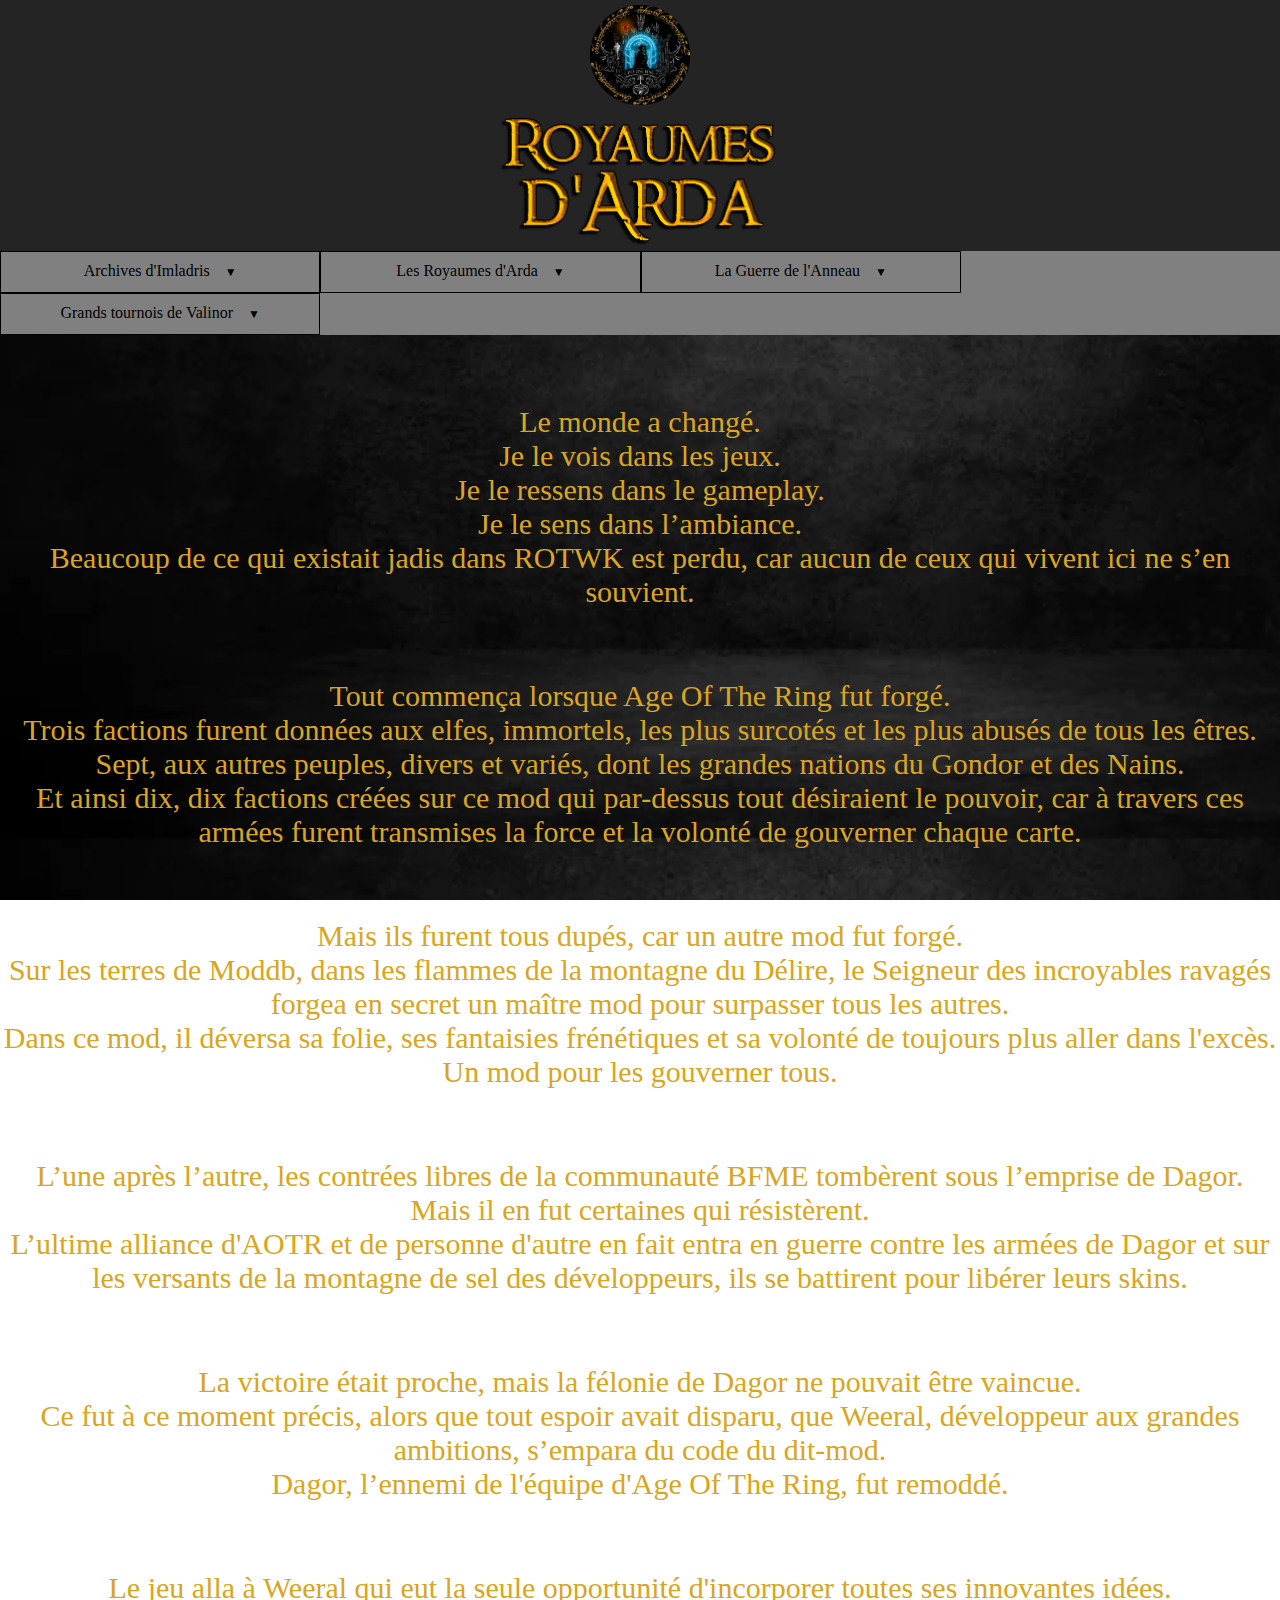
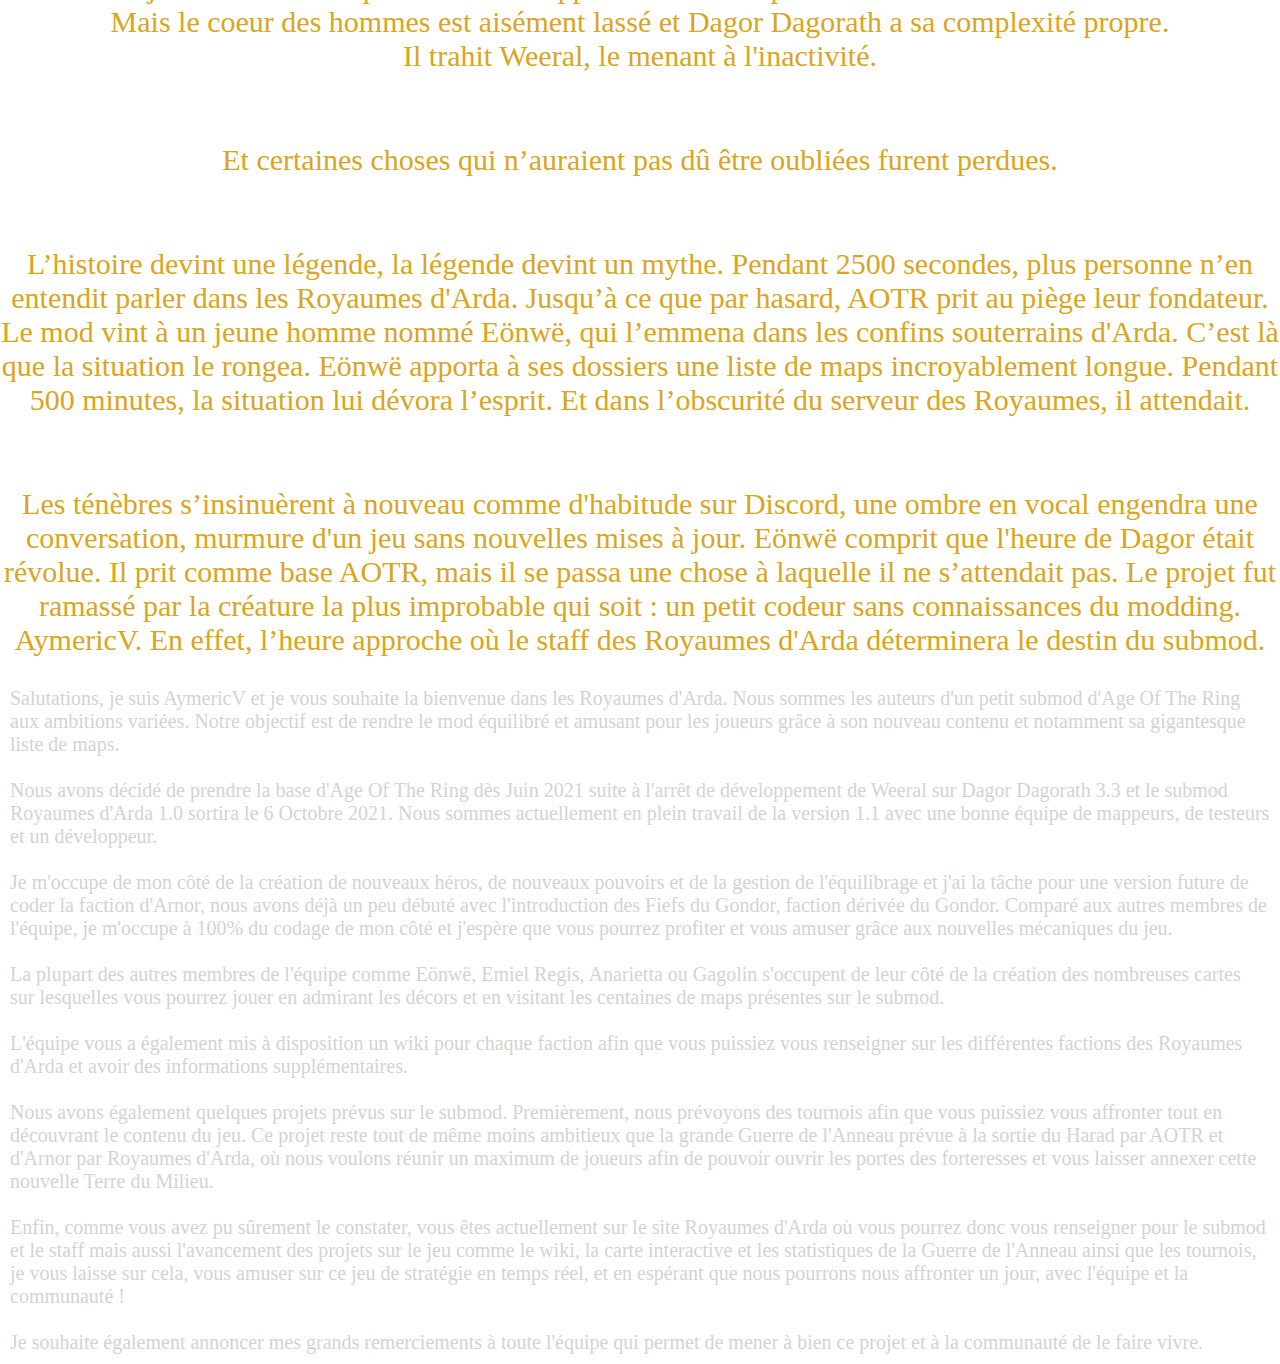
<file: index.html>
<!DOCTYPE html>
<html lang="fr">
<head>
	<meta charset="utf-8" />
	<meta name="author" content="AymericV">
	<title>Royaumes d'Arda</title>
	<link rel="stylesheet" href="royaumesdarda.css" />
    <link rel="icon" type="image/x-icon" href="images/logo.png">
</head>
	
<body>	
    <header>
        <a href="https://discord.gg/xtgNAZaEsz"><div id="logo"><img src="images/logo.png" width="100" height="100"></div></a>
	    <div id="logo"><img src="images/royaumesdarda.png" width="300"></div>
    </header>

    <nav>
        <ul>
            <li class="menu"><a href="index.html">Archives d'Imladris &ensp;</a>
                <ul class="deroulant">
                    <li><a href="index.html#texte">Introduction</a></li>
                    <li><a href="Installation.html">Installation du submod</a></li>
                    <li><a href="Equipe.html">Équipe des Royaumes d'Arda</a></li>
                </ul>
            </li>
            <li class="menu"><a href="https://trello.com/b/vhSahHJ8/citadelle-des-royaumes-darda">Les Royaumes d'Arda &ensp;</a>
                <ul class="deroulant">
                    <li><a href="https://trello.com/b/TNxX7TSi/gondor-royaumes-darda">Gondor</a></li>
                    <li><a href="https://trello.com/b/TLYFiTUl/rohan-royaumes-darda">Rohan</a></li>
                    <li><a href="https://trello.com/b/gieIFq5i/nains-royaumes-darda">Nains</a></li>
                    <li><a href="https://trello.com/b/arualdXt/lothl%C3%B3rien-royaumes-darda">Lothlórien</a></li>
                    <li><a href="https://trello.com/b/9YuKfCWG/eriador-royaumes-darda">Eriador</a></li>
                    <li><a href="https://trello.com/b/OkGAz7qW/eryn-lasgalen-royaumes-darda">Eryn Lasgalen</a></li>
                    <li><a href="https://trello.com/b/RQIp6sHv/mordor-royaumes-darda">Mordor</a></li>
                    <li><a href="https://trello.com/b/5vVBCkpq/isengard-royaumes-darda">Isengard</a></li>
                    <li><a href="https://trello.com/b/0CQrEu6n/monts-brumeux-royaumes-darda">Monts Brumeux</a></li>
                    <li><a href="https://trello.com/b/gucG73W6/dol-guldur-royaumes-darda">Dol Guldur</a></li>
                    <li><a href="https://trello.com/b/b6a2WvSP/fiefs-du-gondor-royaumes-darda">Fiefs du Gondor</a></li>
                </ul>
            </li>
            <li class="menu"><a href="https://discord.gg/dAX7Af5G5M">La Guerre de l'Anneau &ensp;</a>
                <ul class="deroulant">
                    <li><a href="Carte.html">Carte interactive</a></li>
                    <li><a href="Regles_GDA.html">Règles de la GDA</a></li>
                    <li><a href="Factions.html">Factions</a></li>
                    <li><a href="Joueurs.html">Joueurs</a></li>
                    <li><a href="Chronologie.html">Chronologie</a></li>
                </ul>
            </li>
            <li class="menu"><a href="#">Grands tournois de Valinor &ensp;</a>
                <ul class="deroulant">
                    <li><a href="Regles_Tournois.html">Règles des tournois</a></li>
                    <li><a href="Participants.html">Participants</a></li>
                    <li><a href="Resultats.html">Résultats</a></li>
                </ul>
            </li>
        </ul>
    </nav>
	<section>
        <p id="intro">Le monde a changé.<br>
        Je le vois dans les jeux.<br>
        Je le ressens dans le gameplay.<br>
        Je le sens dans l’ambiance.<br>
        Beaucoup de ce qui existait jadis dans ROTWK est perdu, car aucun de ceux qui vivent ici ne s’en souvient.</p>
        
        <p id="intro">Tout commença lorsque Age Of The Ring fut forgé.<br>
        Trois factions furent données aux elfes, immortels, les plus surcotés et les plus abusés de tous les êtres.<br>
        Sept, aux autres peuples, divers et variés, dont les grandes nations du Gondor et des Nains.<br>
        Et ainsi dix, dix factions créées sur ce mod qui par-dessus tout désiraient le pouvoir, car à travers ces armées furent transmises la force et la volonté de gouverner chaque carte.</p>
        
        <p id="intro">Mais ils furent tous dupés, car un autre mod fut forgé.<br>
        Sur les terres de Moddb, dans les flammes de la montagne du Délire, le Seigneur des incroyables ravagés forgea en secret un maître mod pour surpasser tous les autres.<br>
        Dans ce mod, il déversa sa folie, ses fantaisies frénétiques et sa volonté de toujours plus aller dans l'excès.<br>
        Un mod pour les gouverner tous.</p>
        
        <p id="intro">L’une après l’autre, les contrées libres de la communauté BFME tombèrent sous l’emprise de Dagor.<br>
        Mais il en fut certaines qui résistèrent.<br>
        L’ultime alliance d'AOTR et de personne d'autre en fait entra en guerre contre les armées de Dagor et sur les versants de la montagne de sel des développeurs, ils se battirent pour libérer leurs skins.</p>
        
        <p id="intro">La victoire était proche, mais la félonie de Dagor ne pouvait être vaincue.<br>
        Ce fut à ce moment précis, alors que tout espoir avait disparu, que Weeral, développeur aux grandes ambitions, s’empara du code du dit-mod.<br>
        Dagor, l’ennemi de l'équipe d'Age Of The Ring, fut remoddé.</p>
        
        <p id="intro">Le jeu alla à Weeral qui eut la seule opportunité d'incorporer toutes ses innovantes idées.<br>
        Mais le coeur des hommes est aisément lassé et Dagor Dagorath a sa complexité propre.<br>
        Il trahit Weeral, le menant à l'inactivité.</p>
        
        <p id="intro">Et certaines choses qui n’auraient pas dû être oubliées furent perdues.<br>
            
        <p id="intro">L’histoire devint une légende, la légende devint un mythe. Pendant 2500 secondes, plus personne n’en entendit parler dans les Royaumes d'Arda. Jusqu’à ce que par hasard, AOTR prit au piège leur fondateur. Le mod vint à un jeune homme nommé Eönwë, qui l’emmena dans les confins souterrains d'Arda. C’est là que la situation le rongea. Eönwë apporta à ses dossiers une liste de maps incroyablement longue. Pendant 500 minutes, la situation lui dévora l’esprit. Et dans l’obscurité du serveur des Royaumes, il attendait.</p>
        
        <p id="intro">Les ténèbres s’insinuèrent à nouveau comme d'habitude sur Discord, une ombre en vocal engendra une conversation, murmure d'un jeu sans nouvelles mises à jour. Eönwë comprit que l'heure de Dagor était révolue. Il prit comme base AOTR, mais il se passa une chose à laquelle il ne s’attendait pas. Le projet fut ramassé par la créature la plus improbable qui soit : un petit codeur sans connaissances du modding. AymericV. En effet, l’heure approche où le staff des Royaumes d'Arda déterminera le destin du submod.</p>
    </section>
    <section>
        <p id="texte">Salutations, je suis AymericV et je vous souhaite la bienvenue dans les Royaumes d'Arda. Nous sommes les auteurs d'un petit submod d'Age Of The Ring aux ambitions variées. Notre objectif est de rendre le mod équilibré et amusant pour les joueurs grâce à son nouveau contenu et notamment sa gigantesque liste de maps.<br><br>
        Nous avons décidé de prendre la base d'Age Of The Ring dès Juin 2021 suite à l'arrêt de développement de Weeral sur Dagor Dagorath 3.3 et le submod Royaumes d'Arda 1.0 sortira le 6 Octobre 2021. Nous sommes actuellement en plein travail de la version 1.1 avec une bonne équipe de mappeurs, de testeurs et un développeur.<br><br>    
        Je m'occupe de mon côté de la création de nouveaux héros, de nouveaux pouvoirs et de la gestion de l'équilibrage et j'ai la tâche pour une version future de coder la faction d'Arnor, nous avons déjà un peu débuté avec l'introduction des Fiefs du Gondor, faction dérivée du Gondor. Comparé aux autres membres de l'équipe, je m'occupe à 100% du codage de mon côté et j'espère que vous pourrez profiter et vous amuser grâce aux nouvelles mécaniques du jeu.<br><br>
        La plupart des autres membres de l'équipe comme Eönwë, Emiel Regis, Anarietta ou Gagolin s'occupent de leur côté de la création des nombreuses cartes sur lesquelles vous pourrez jouer en admirant les décors et en visitant les centaines de maps présentes sur le submod.<br><br>
        L'équipe vous a également mis à disposition un wiki pour chaque faction afin que vous puissiez vous renseigner sur les différentes factions des Royaumes d'Arda et avoir des informations supplémentaires.<br><br>
        Nous avons également quelques projets prévus sur le submod. Premièrement, nous prévoyons des tournois afin que vous puissiez vous affronter tout en découvrant le contenu du jeu. Ce projet reste tout de même moins ambitieux que la grande Guerre de l'Anneau prévue à la sortie du Harad par AOTR et d'Arnor par Royaumes d'Arda, où nous voulons réunir un maximum de joueurs afin de pouvoir ouvrir les portes des forteresses et vous laisser annexer cette nouvelle Terre du Milieu.<br><br>
        Enfin, comme vous avez pu sûrement le constater, vous êtes actuellement sur le site Royaumes d'Arda où vous pourrez donc vous renseigner pour le submod et le staff mais aussi l'avancement des projets sur le jeu comme le wiki, la carte interactive et les statistiques de la Guerre de l'Anneau ainsi que les tournois, je vous laisse sur cela, vous amuser sur ce jeu de stratégie en temps réel, et en espérant que nous pourrons nous affronter un jour, avec l'équipe et la communauté !<br><br>
        Je souhaite également annoncer mes grands remerciements à toute l'équipe qui permet de mener à bien ce projet et à la communauté de le faire vivre.</p>
    </section>

    <!--<footer>
        <p>Bas de page</p>
    </footer>-->
</body>
</html>
</file>
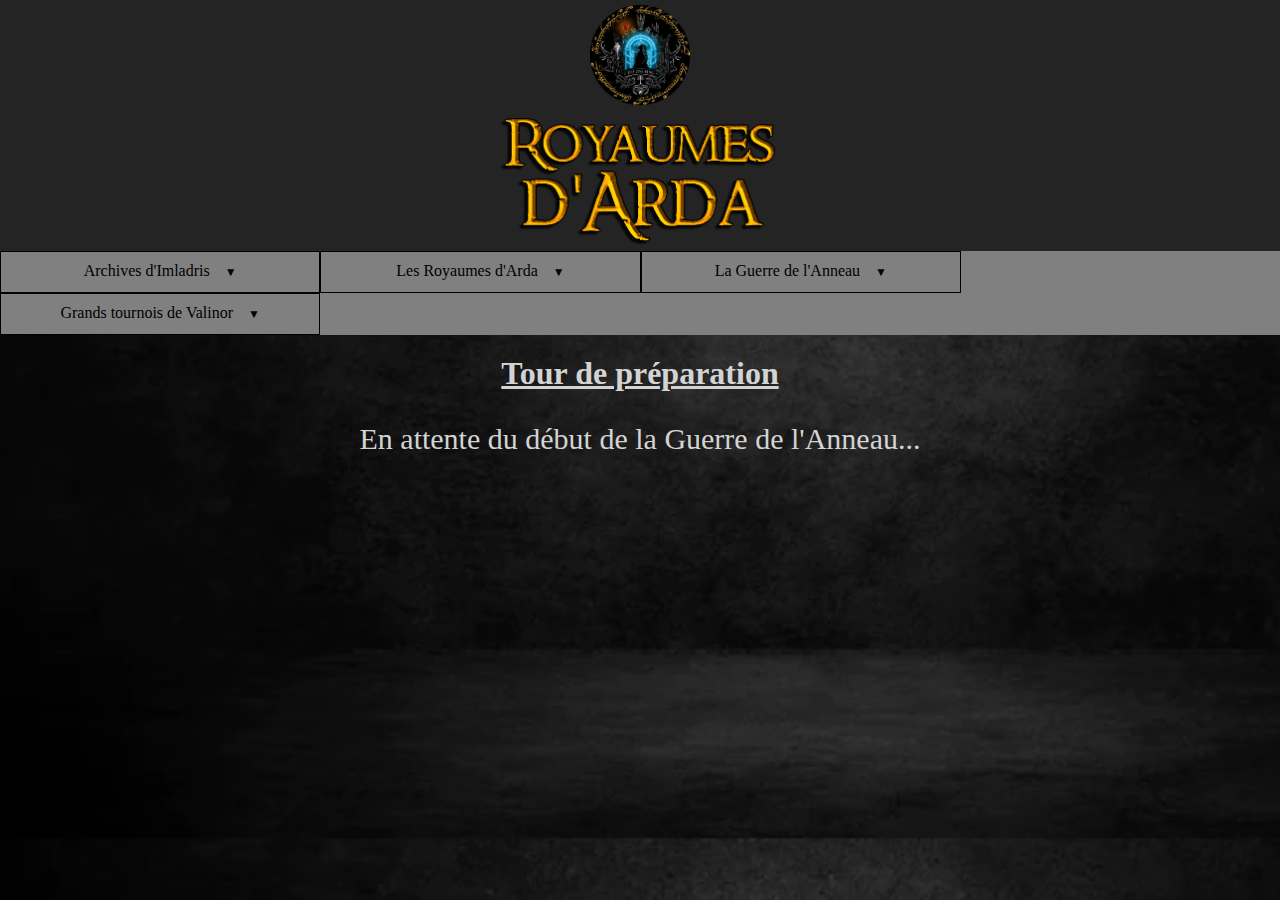
<file: Chronologie.html>
<!DOCTYPE html>
<html lang="fr">
<head>
	<meta charset="utf-8" />
	<meta name="author" content="AymericV">
	<title>Royaumes d'Arda</title>
	<link rel="stylesheet" href="royaumesdarda.css" />
    <link rel="icon" type="image/x-icon" href="images/logo.png">
</head>
	
<body>	
    <header>
        <a href="https://discord.gg/xtgNAZaEsz"><div id="logo"><img src="images/logo.png" width="100" height="100"></div></a>
	    <div id="logo"><img src="images/royaumesdarda.png" width="300"></div>
    </header>

    <nav>
        <ul>
            <li class="menu"><a href="index.html">Archives d'Imladris &ensp;</a>
                <ul class="deroulant">
                    <li><a href="index.html#texte">Introduction</a></li>
                    <li><a href="Installation.html">Installation du submod</a></li>
                    <li><a href="Equipe.html">Équipe des Royaumes d'Arda</a></li>
                </ul>
            </li>
            <li class="menu"><a href="https://trello.com/b/vhSahHJ8/citadelle-des-royaumes-darda">Les Royaumes d'Arda &ensp;</a>
                <ul class="deroulant">
                    <li><a href="https://trello.com/b/TNxX7TSi/gondor-royaumes-darda">Gondor</a></li>
                    <li><a href="https://trello.com/b/TLYFiTUl/rohan-royaumes-darda">Rohan</a></li>
                    <li><a href="https://trello.com/b/gieIFq5i/nains-royaumes-darda">Nains</a></li>
                    <li><a href="https://trello.com/b/arualdXt/lothl%C3%B3rien-royaumes-darda">Lothlórien</a></li>
                    <li><a href="https://trello.com/b/9YuKfCWG/eriador-royaumes-darda">Eriador</a></li>
                    <li><a href="https://trello.com/b/OkGAz7qW/eryn-lasgalen-royaumes-darda">Eryn Lasgalen</a></li>
                    <li><a href="https://trello.com/b/RQIp6sHv/mordor-royaumes-darda">Mordor</a></li>
                    <li><a href="https://trello.com/b/5vVBCkpq/isengard-royaumes-darda">Isengard</a></li>
                    <li><a href="https://trello.com/b/0CQrEu6n/monts-brumeux-royaumes-darda">Monts Brumeux</a></li>
                    <li><a href="https://trello.com/b/gucG73W6/dol-guldur-royaumes-darda">Dol Guldur</a></li>
                    <li><a href="https://trello.com/b/b6a2WvSP/fiefs-du-gondor-royaumes-darda">Fiefs du Gondor</a></li>
                </ul>
            </li>
            <li class="menu"><a href="https://discord.gg/dAX7Af5G5M">La Guerre de l'Anneau &ensp;</a>
                <ul class="deroulant">
                    <li><a href="Carte.html">Carte interactive</a></li>
                    <li><a href="Regles_GDA.html">Règles de la GDA</a></li>
                    <li><a href="Factions.html">Factions</a></li>
                    <li><a href="Joueurs.html">Joueurs</a></li>
                    <li><a href="Chronologie.html">Chronologie</a></li>
                </ul>
            </li>
            <li class="menu"><a href="#">Grands tournois de Valinor &ensp;</a>
                <ul class="deroulant">
                    <li><a href="Regles_Tournois.html">Règles des tournois</a></li>
                    <li><a href="Participants.html">Participants</a></li>
                    <li><a href="Resultats.html">Résultats</a></li>
                </ul>
            </li>
        </ul>
    </nav>
    <section>
        <h1 class="chronologie">Tour de préparation</h1>
        <p id="temp">En attente du début de la Guerre de l'Anneau...</p>
    </section>
</body>
</html>
</file>
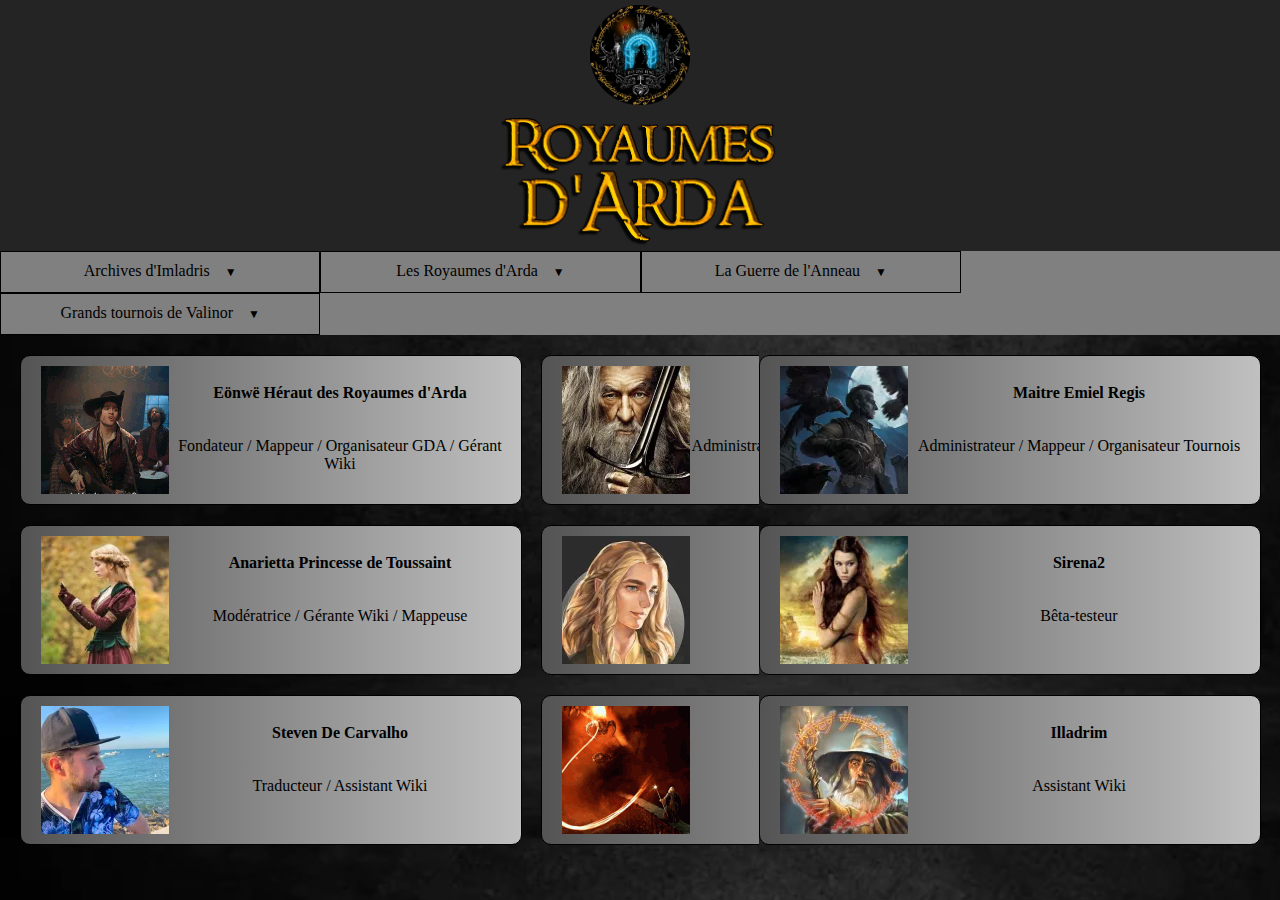
<file: Equipe.html>
<!DOCTYPE html>
<html lang="fr">
<head>
	<meta charset="utf-8" />
	<meta name="author" content="AymericV">
	<title>Royaumes d'Arda</title>
	<link rel="stylesheet" href="royaumesdarda.css" />
    <link rel="icon" type="image/x-icon" href="images/logo.png">
</head>
	
<body>	
    <header>
        <a href="https://discord.gg/xtgNAZaEsz"><div id="logo"><img src="images/logo.png" width="100" height="100"></div></a>
	    <div id="logo"><img src="images/royaumesdarda.png" width="300"></div>
    </header>

    <nav>
        <ul>
            <li class="menu"><a href="index.html">Archives d'Imladris &ensp;</a>
                <ul class="deroulant">
                    <li><a href="index.html#texte">Introduction</a></li>
                    <li><a href="Installation.html">Installation du submod</a></li>
                    <li><a href="Equipe.html">Équipe des Royaumes d'Arda</a></li>
                </ul>
            </li>
            <li class="menu"><a href="https://trello.com/b/vhSahHJ8/citadelle-des-royaumes-darda">Les Royaumes d'Arda &ensp;</a>
                <ul class="deroulant">
                    <li><a href="https://trello.com/b/TNxX7TSi/gondor-royaumes-darda">Gondor</a></li>
                    <li><a href="https://trello.com/b/TLYFiTUl/rohan-royaumes-darda">Rohan</a></li>
                    <li><a href="https://trello.com/b/gieIFq5i/nains-royaumes-darda">Nains</a></li>
                    <li><a href="https://trello.com/b/arualdXt/lothl%C3%B3rien-royaumes-darda">Lothlórien</a></li>
                    <li><a href="https://trello.com/b/9YuKfCWG/eriador-royaumes-darda">Eriador</a></li>
                    <li><a href="https://trello.com/b/OkGAz7qW/eryn-lasgalen-royaumes-darda">Eryn Lasgalen</a></li>
                    <li><a href="https://trello.com/b/RQIp6sHv/mordor-royaumes-darda">Mordor</a></li>
                    <li><a href="https://trello.com/b/5vVBCkpq/isengard-royaumes-darda">Isengard</a></li>
                    <li><a href="https://trello.com/b/0CQrEu6n/monts-brumeux-royaumes-darda">Monts Brumeux</a></li>
                    <li><a href="https://trello.com/b/gucG73W6/dol-guldur-royaumes-darda">Dol Guldur</a></li>
                    <li><a href="https://trello.com/b/b6a2WvSP/fiefs-du-gondor-royaumes-darda">Fiefs du Gondor</a></li>
                </ul>
            </li>
            <li class="menu"><a href="https://discord.gg/dAX7Af5G5M">La Guerre de l'Anneau &ensp;</a>
                <ul class="deroulant">
                    <li><a href="Carte.html">Carte interactive</a></li>
                    <li><a href="Regles_GDA.html">Règles de la GDA</a></li>
                    <li><a href="Factions.html">Factions</a></li>
                    <li><a href="Joueurs.html">Joueurs</a></li>
                    <li><a href="Chronologie.html">Chronologie</a></li>
                </ul>
            </li>
            <li class="menu"><a href="#">Grands tournois de Valinor &ensp;</a>
                <ul class="deroulant">
                    <li><a href="Regles_Tournois.html">Règles des tournois</a></li>
                    <li><a href="Participants.html">Participants</a></li>
                    <li><a href="Resultats.html">Résultats</a></li>
                </ul>
            </li>
        </ul>
    </nav>
    <section>
        <div class="gauche">
            <div class="staff"><img align=left src="images/equipe/eonwe.gif"><strong><br>Eönwë Héraut des Royaumes d'Arda</strong><p id="desc">Fondateur / Mappeur / Organisateur GDA / Gérant Wiki</p></div>
            <div class="staff"><img align=left src="images/equipe/anarietta.jpg"><strong><br>Anarietta Princesse de Toussaint</strong><p id="desc">Modératrice / Gérante Wiki / Mappeuse</p></div>
            <div class="staff"><img align=left src="images/equipe/steven.jpg"><strong><br>Steven De Carvalho</strong><p id="desc">Traducteur / Assistant Wiki</p></div>
        </div>
        <div class="droite">
            <div class="staff"><img align=left src="images/equipe/emiel.jpg"><strong><br>Maitre Emiel Regis</strong><p id="desc">Administrateur / Mappeur / Organisateur Tournois</p></div>
            <div class="staff"><img align=left src="images/equipe/sirena.jpg"><strong><br>Sirena2</strong><p id="desc">Bêta-testeur</p></div>
            <div class="staff"><img align=left src="images/equipe/illadrim.jpg"><strong><br>Illadrim</strong><p id="desc">Assistant Wiki</p></div>
        </div>
        <div class="milieu">
            <div class="staff"><img align=left src="images/equipe/aymericv.jpg"><strong><br>AymericV</strong><p id="desc">Administrateur / Codeur-Développeur / Organisateur GDA</p></div>
            <div class="staff"><img align=left src="images/equipe/finrod.jpg"><strong><br>Gagolin</strong><p id="desc">Modérateur / Mappeur</p></div>
            <div class="staff"><img align=left src="images/equipe/akashi.gif"><strong><br>Akashi Nölome</strong><p id="desc">Assistant Wiki / Bêta-testeur</p></div>
        </div>
    </section>
</body>
</html>
</file>
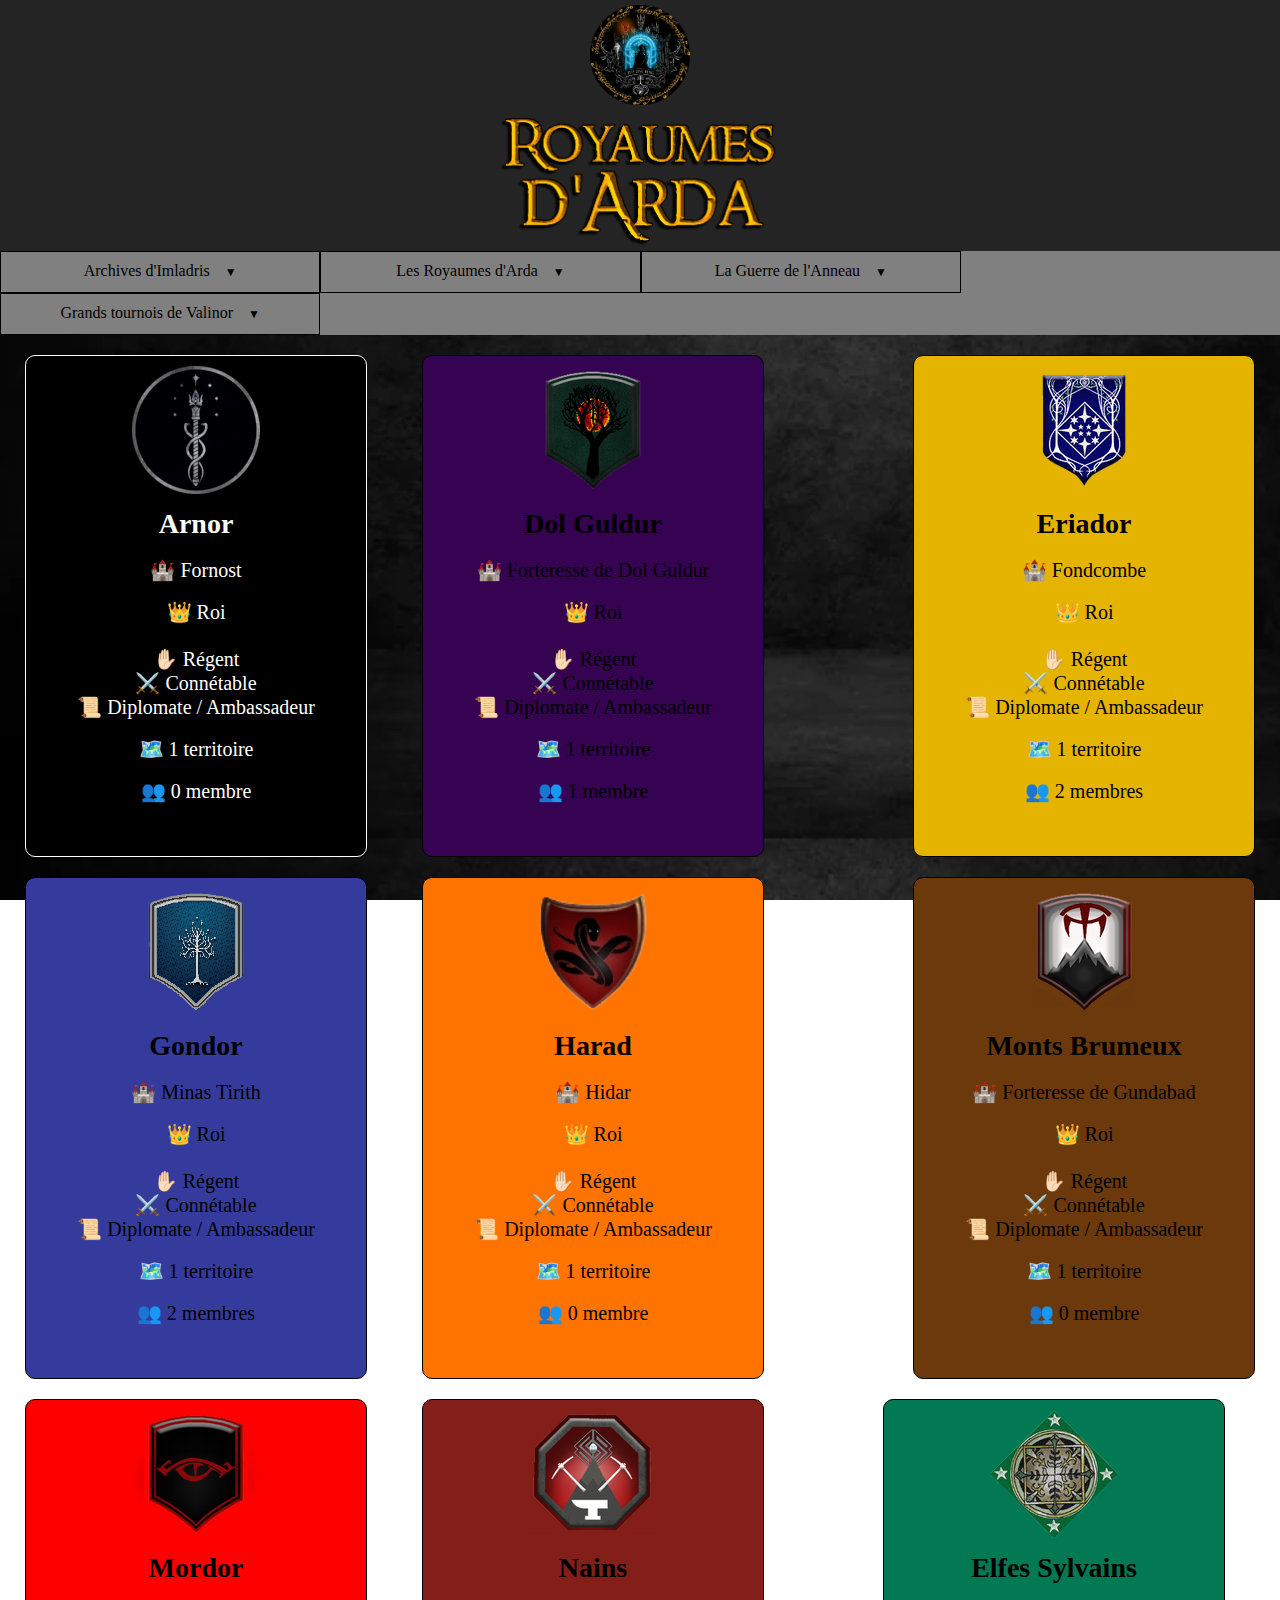
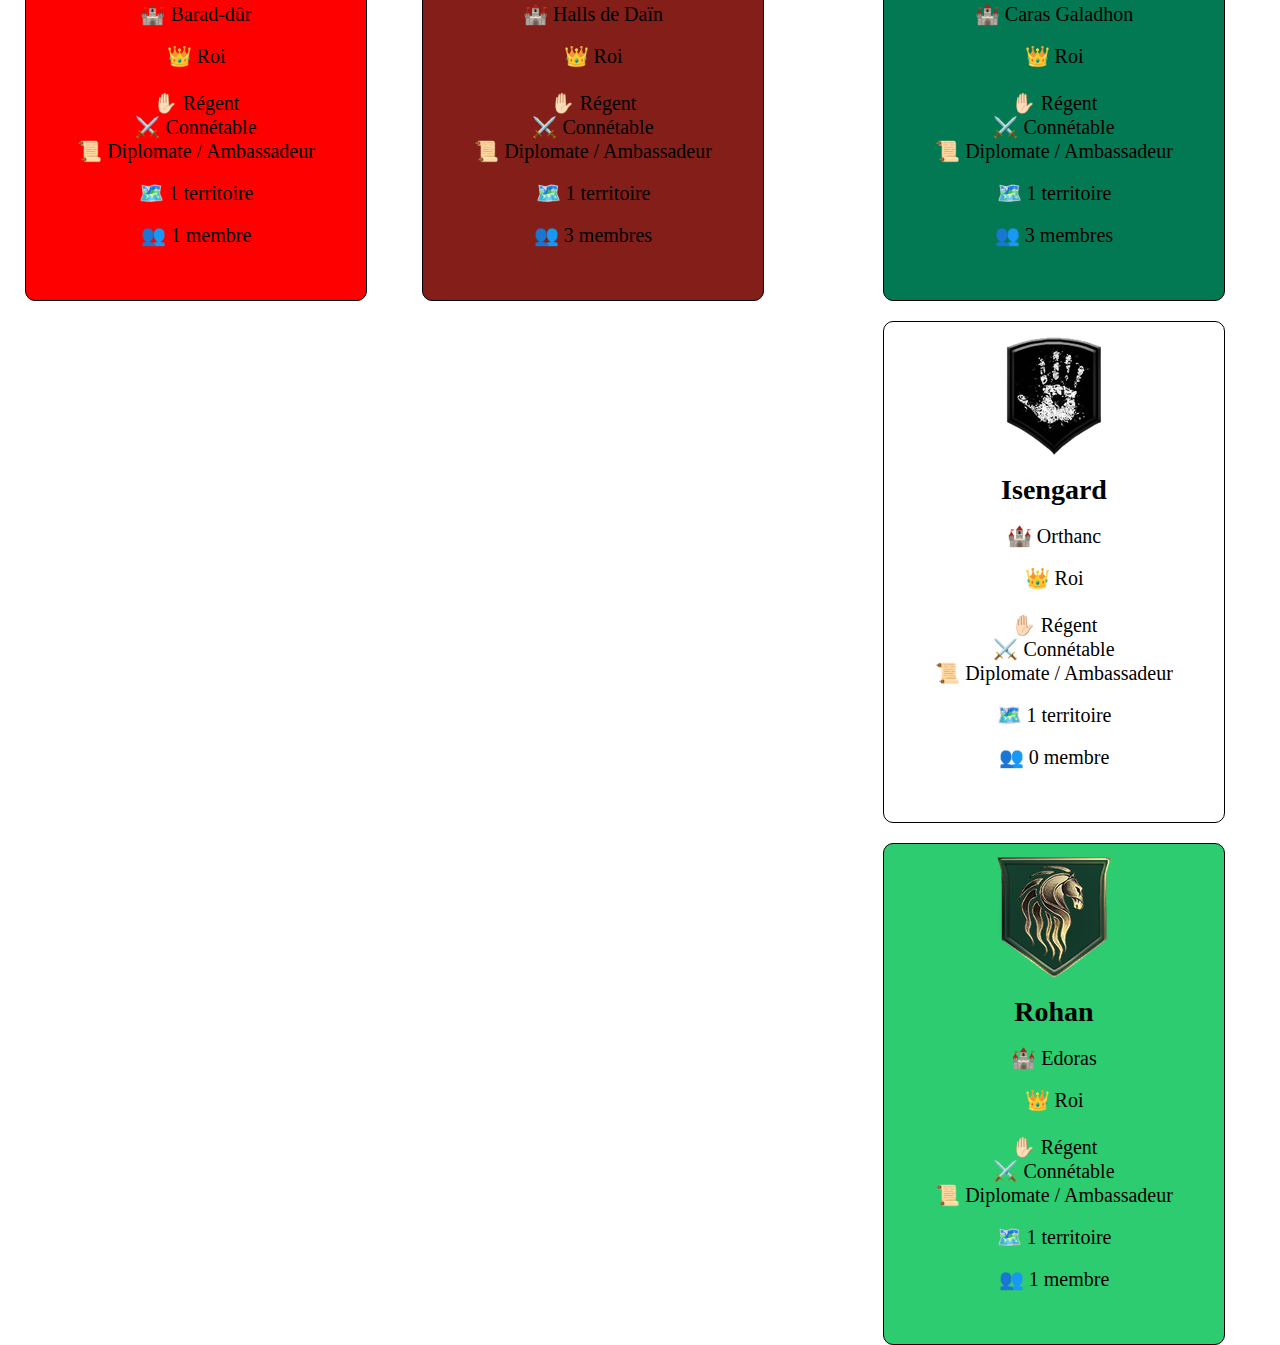
<file: Factions.html>
<!DOCTYPE html>
<html lang="fr">
<head>
	<meta charset="utf-8" />
	<meta name="author" content="AymericV">
	<title>Royaumes d'Arda</title>
	<link rel="stylesheet" href="royaumesdarda.css" />
    <link rel="icon" type="image/x-icon" href="images/logo.png">
</head>
	
<body>	
    <header>
        <a href="https://discord.gg/xtgNAZaEsz"><div id="logo"><img src="images/logo.png" width="100" height="100"></div></a>
	    <div id="logo"><img src="images/royaumesdarda.png" width="300"></div>
    </header>

    <nav>
        <ul>
            <li class="menu"><a href="index.html">Archives d'Imladris &ensp;</a>
                <ul class="deroulant">
                    <li><a href="index.html#texte">Introduction</a></li>
                    <li><a href="Installation.html">Installation du submod</a></li>
                    <li><a href="Equipe.html">Équipe des Royaumes d'Arda</a></li>
                </ul>
            </li>
            <li class="menu"><a href="https://trello.com/b/vhSahHJ8/citadelle-des-royaumes-darda">Les Royaumes d'Arda &ensp;</a>
                <ul class="deroulant">
                    <li><a href="https://trello.com/b/TNxX7TSi/gondor-royaumes-darda">Gondor</a></li>
                    <li><a href="https://trello.com/b/TLYFiTUl/rohan-royaumes-darda">Rohan</a></li>
                    <li><a href="https://trello.com/b/gieIFq5i/nains-royaumes-darda">Nains</a></li>
                    <li><a href="https://trello.com/b/arualdXt/lothl%C3%B3rien-royaumes-darda">Lothlórien</a></li>
                    <li><a href="https://trello.com/b/9YuKfCWG/eriador-royaumes-darda">Eriador</a></li>
                    <li><a href="https://trello.com/b/OkGAz7qW/eryn-lasgalen-royaumes-darda">Eryn Lasgalen</a></li>
                    <li><a href="https://trello.com/b/RQIp6sHv/mordor-royaumes-darda">Mordor</a></li>
                    <li><a href="https://trello.com/b/5vVBCkpq/isengard-royaumes-darda">Isengard</a></li>
                    <li><a href="https://trello.com/b/0CQrEu6n/monts-brumeux-royaumes-darda">Monts Brumeux</a></li>
                    <li><a href="https://trello.com/b/gucG73W6/dol-guldur-royaumes-darda">Dol Guldur</a></li>
                    <li><a href="https://trello.com/b/b6a2WvSP/fiefs-du-gondor-royaumes-darda">Fiefs du Gondor</a></li>
                </ul>
            </li>
            <li class="menu"><a href="https://discord.gg/dAX7Af5G5M">La Guerre de l'Anneau &ensp;</a>
                <ul class="deroulant">
                    <li><a href="Carte.html">Carte interactive</a></li>
                    <li><a href="Regles_GDA.html">Règles de la GDA</a></li>
                    <li><a href="Factions.html">Factions</a></li>
                    <li><a href="Joueurs.html">Joueurs</a></li>
                    <li><a href="Chronologie.html">Chronologie</a></li>
                </ul>
            </li>
            <li class="menu"><a href="#">Grands tournois de Valinor &ensp;</a>
                <ul class="deroulant">
                    <li><a href="Regles_Tournois.html">Règles des tournois</a></li>
                    <li><a href="Participants.html">Participants</a></li>
                    <li><a href="Resultats.html">Résultats</a></li>
                </ul>
            </li>
        </ul>
    </nav>
    <section id="factions">
        <div class="fac-gauche">
            <div id="faction_inv" class="arnor"><img src="images/factions/arnor.png"><h1>Arnor</h1><br><div>🏰 Fornost</div><br><div>👑 Roi<br><br>✋🏻 Régent<br>⚔️ Connétable<br>📜 Diplomate / Ambassadeur</div><br><div>🗺️ 1 territoire</div><br><div>👥 0 membre</div></div>
            <div id="faction" class="gondor"><img src="images/factions/gondor.png"><h1>Gondor</h1><br><div>🏰 Minas Tirith</div><br><div>👑 Roi<br><br>✋🏻 Régent<br>⚔️ Connétable<br>📜 Diplomate / Ambassadeur</div><br><div>🗺️ 1 territoire</div><br><div>👥 2 membres</div></div>
            <div id="faction" class="mordor"><img src="images/factions/mordor.png"><h1>Mordor</h1><br><div>🏰 Barad-dûr</div><br><div>👑 Roi<br><br>✋🏻 Régent<br>⚔️ Connétable<br>📜 Diplomate / Ambassadeur</div><br><div>🗺️ 1 territoire</div><br><div>👥 1 membre</div></div>
        </div>
        <div class="milieu-gauche">
            <div id="faction" class="dolguldur"><img src="images/factions/dolguldur.png"><h1>Dol Guldur</h1><br><div>🏰 Forteresse de Dol Guldur</div><br><div>👑 Roi<br><br>✋🏻 Régent<br>⚔️ Connétable<br>📜 Diplomate / Ambassadeur</div><br><div>🗺️ 1 territoire</div><br><div>👥 1 membre</div></div>
            <div id="faction" class="harad"><img src="images/factions/harad.png"><h1>Harad</h1><br><div>🏰 Hidar</div><br><div>👑 Roi<br><br>✋🏻 Régent<br>⚔️ Connétable<br>📜 Diplomate / Ambassadeur</div><br><div>🗺️ 1 territoire</div><br><div>👥 0 membre</div></div>
            <div id="faction" class="nains"><img src="images/factions/nains.png"><h1>Nains</h1><br><div>🏰 Halls de Daïn</div><br><div>👑 Roi<br><br>✋🏻 Régent<br>⚔️ Connétable<br>📜 Diplomate / Ambassadeur</div><br><div>🗺️ 1 territoire</div><br><div>👥 3 membres</div></div>
        </div>
        <div class="fac-droite">
            <div id="faction" class="eriador"><img src="images/factions/eriador.png"><h1>Eriador</h1><br><div>🏰 Fondcombe</div><br><div>👑 Roi<br><br>✋🏻 Régent<br>⚔️ Connétable<br>📜 Diplomate / Ambassadeur</div><br><div>🗺️ 1 territoire</div><br><div>👥 2 membres</div></div>
            <div id="faction" class="montsbrumeux"><img src="images/factions/montsbrumeux.png"><h1>Monts Brumeux</h1><br><div>🏰 Forteresse de Gundabad</div><br><div>👑 Roi<br><br>✋🏻 Régent<br>⚔️ Connétable<br>📜 Diplomate / Ambassadeur</div><br><div>🗺️ 1 territoire</div><br><div>👥 0 membre</div></div>
        </div>
        <div class="milieu-droite">
            <div id="faction" class="elfessylvains"><img src="images/factions/elfessylvains.png"><h1>Elfes Sylvains</h1><br><div>🏰 Caras Galadhon</div><br><div>👑 Roi<br><br>✋🏻 Régent<br>⚔️ Connétable<br>📜 Diplomate / Ambassadeur</div><br><div>🗺️ 1 territoire</div><br><div>👥 3 membres</div></div>
            <div id="faction" class="isengard"><img src="images/factions/isengard.png"><h1>Isengard</h1><br><div>🏰 Orthanc</div><br><div>👑 Roi<br><br>✋🏻 Régent<br>⚔️ Connétable<br>📜 Diplomate / Ambassadeur</div><br><div>🗺️ 1 territoire</div><br><div>👥 0 membre</div></div>
            <div id="faction" class="rohan"><img src="images/factions/rohan.png"><h1>Rohan</h1><br><div>🏰 Edoras</div><br><div>👑 Roi<br><br>✋🏻 Régent<br>⚔️ Connétable<br>📜 Diplomate / Ambassadeur</div><br><div>🗺️ 1 territoire</div><br><div>👥 1 membre</div></div>
        </div>
    </section>
</body>
</html>
</file>
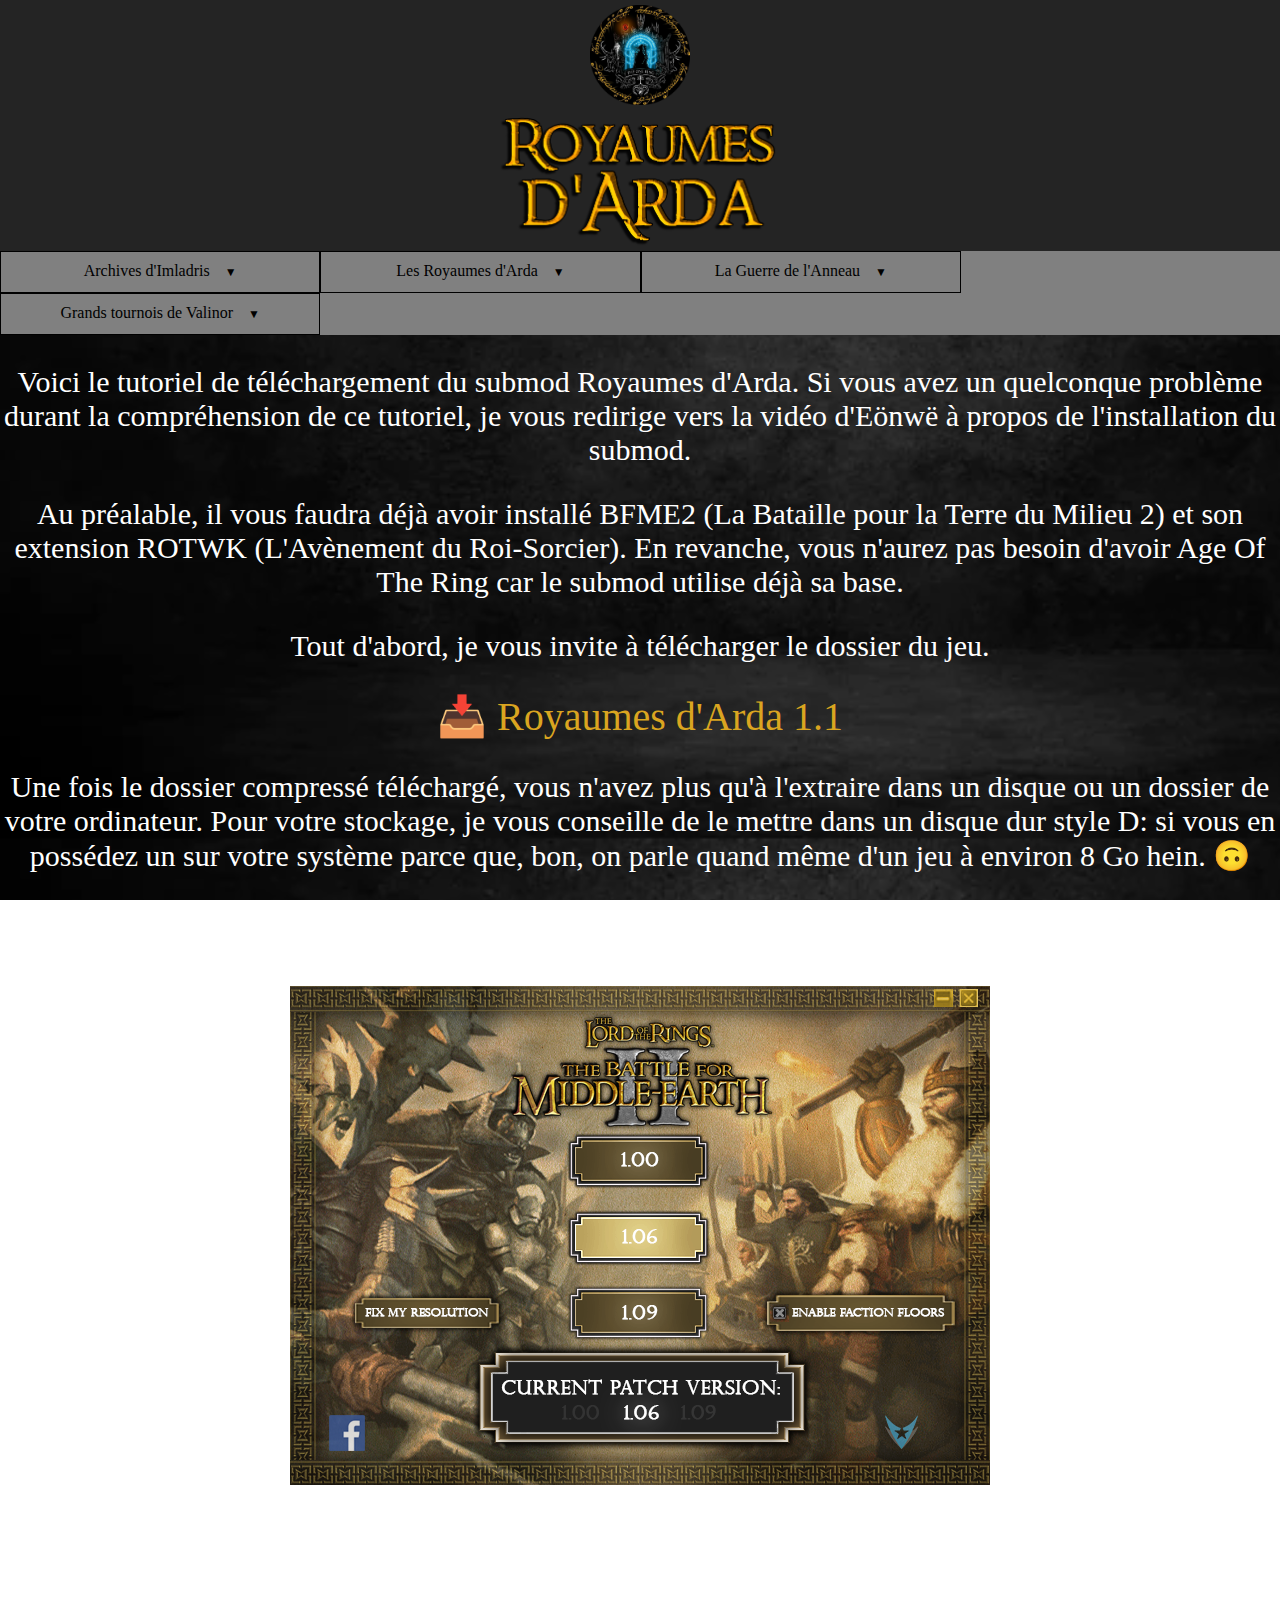
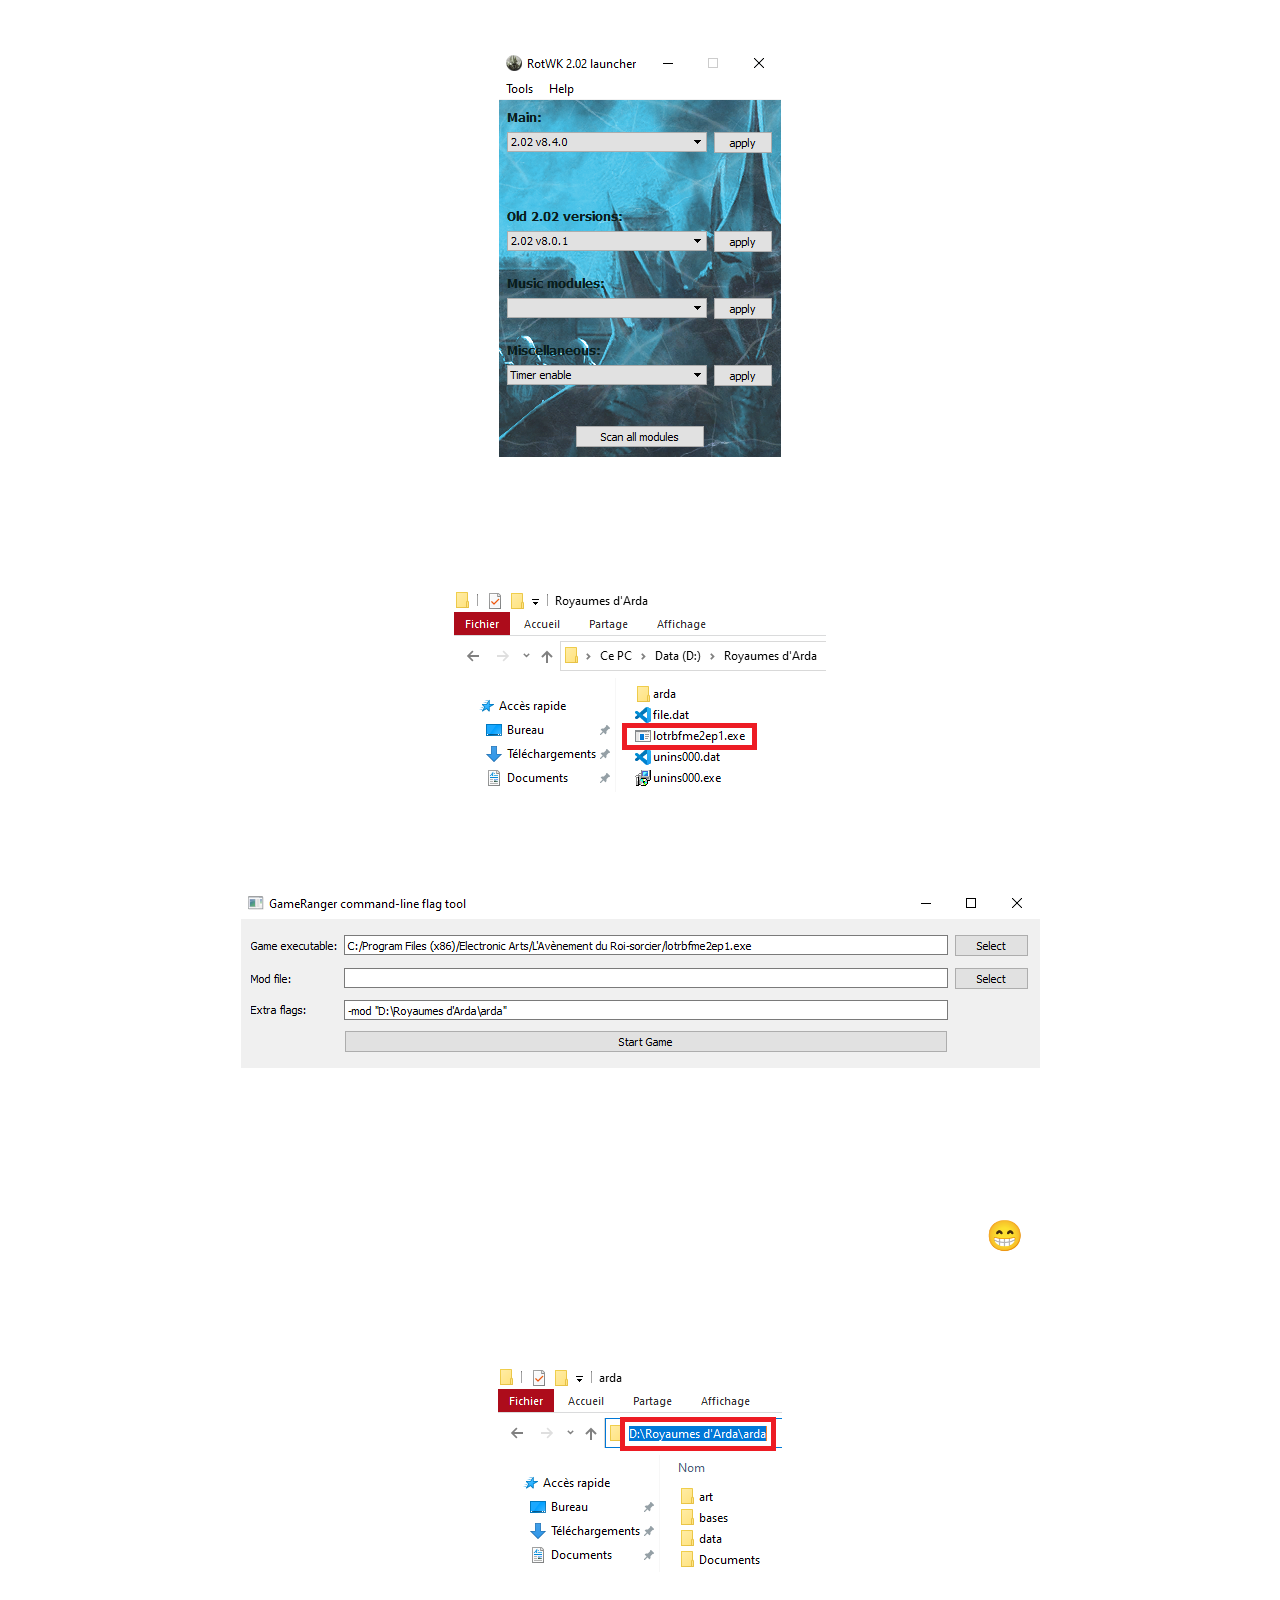
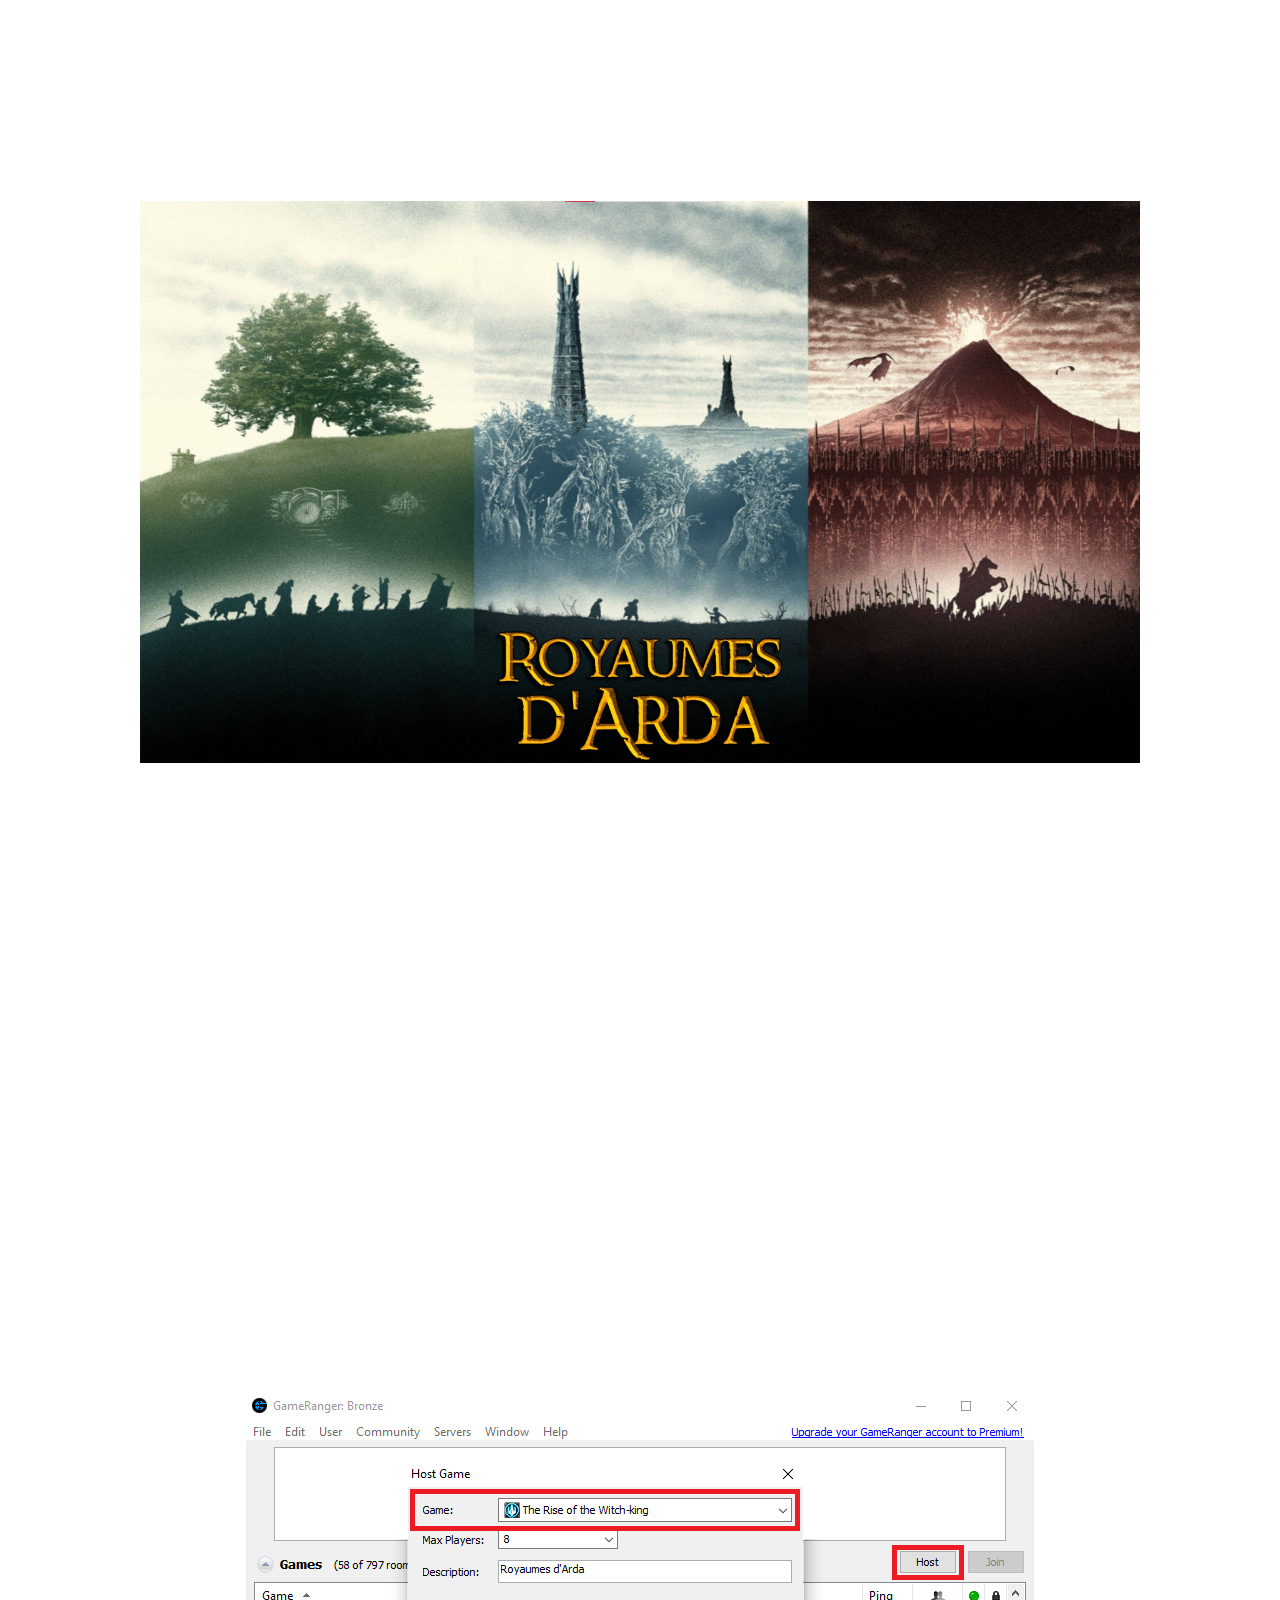
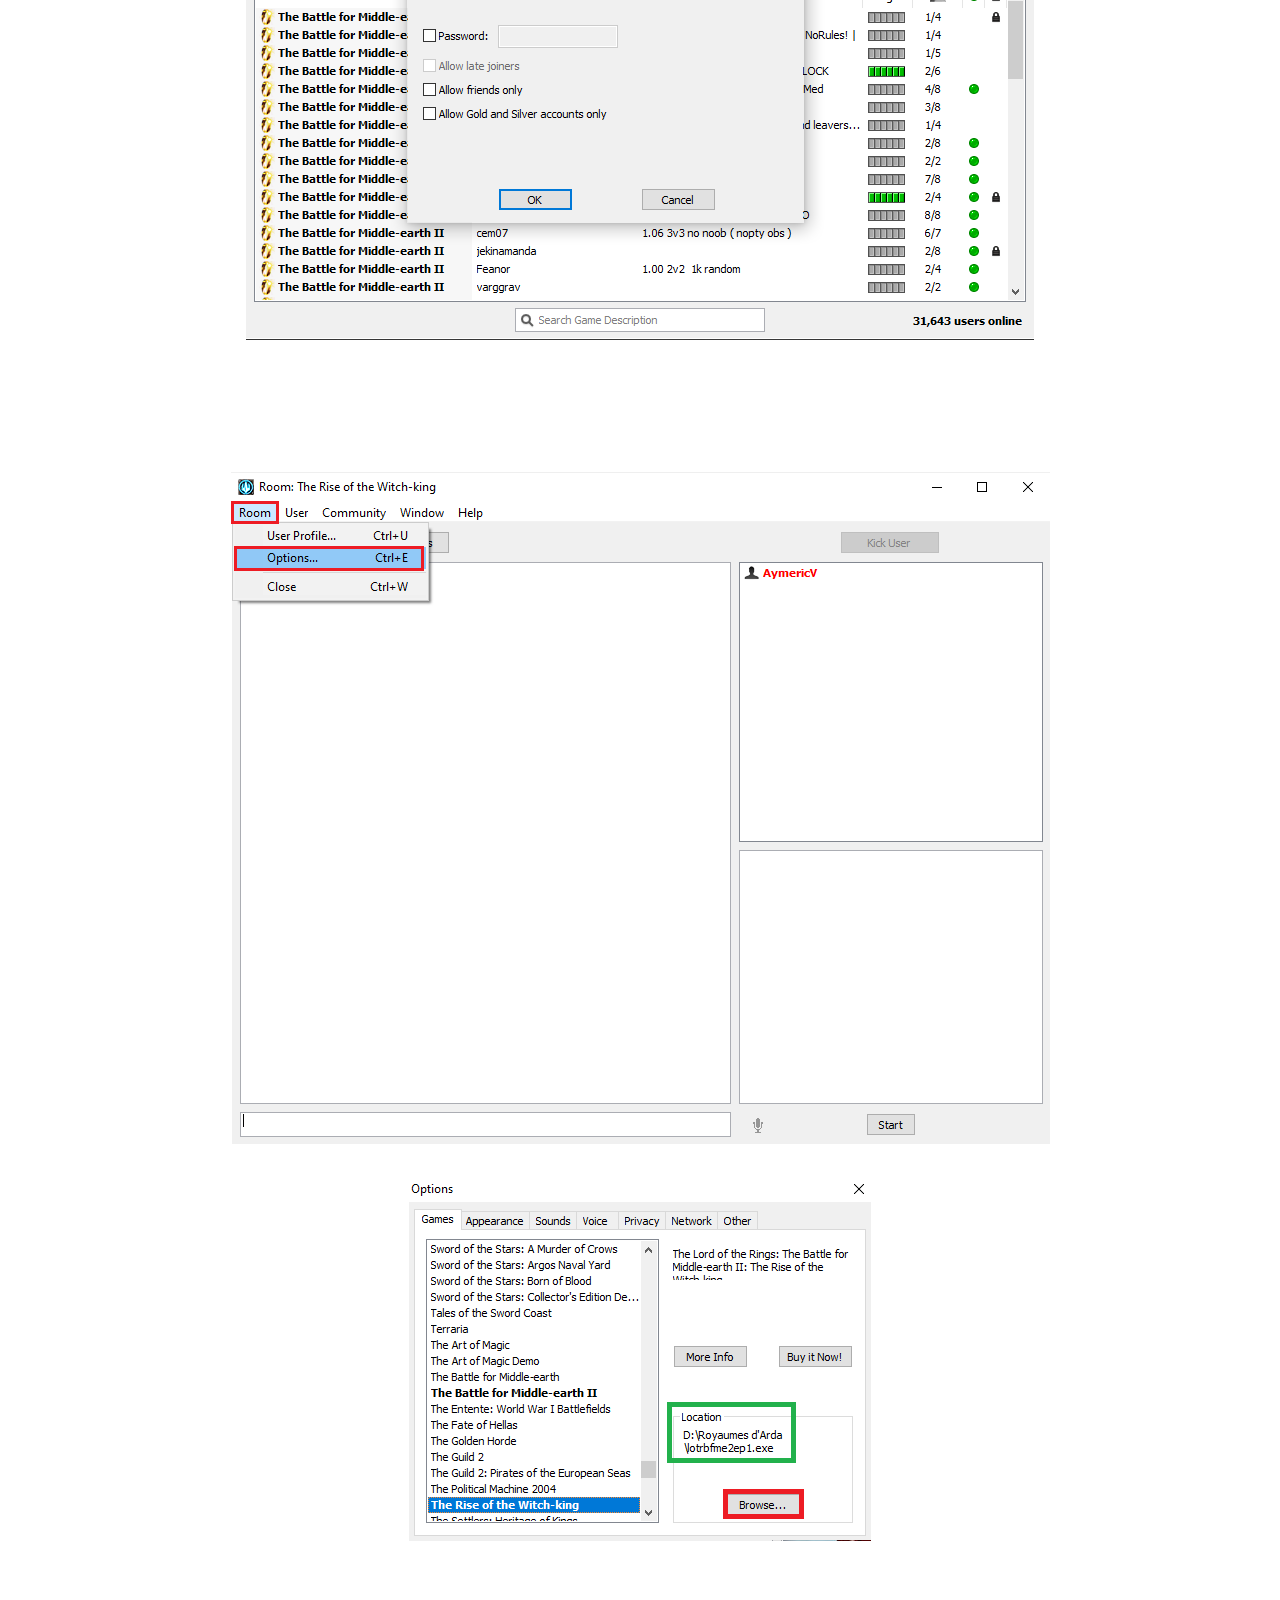
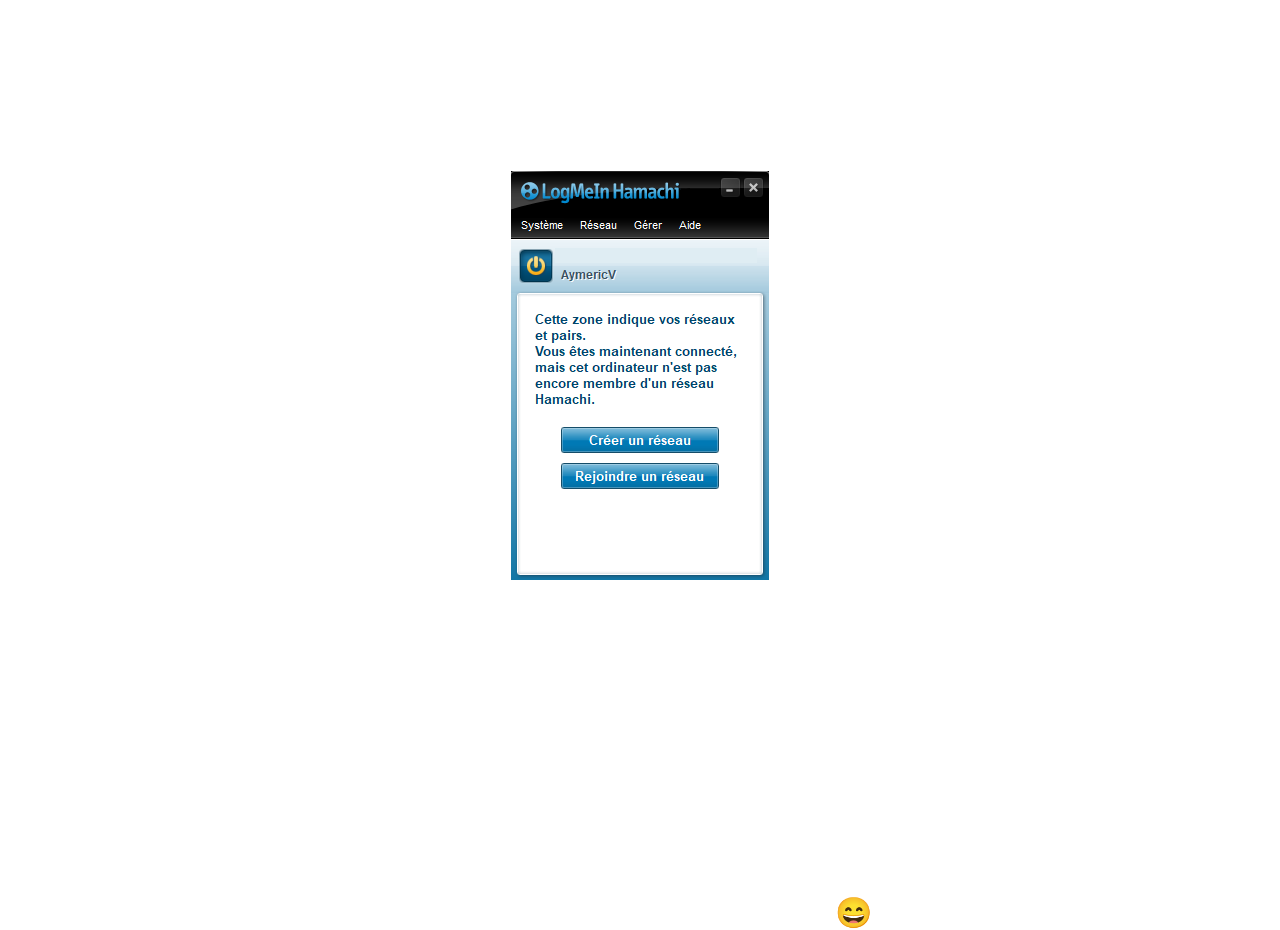
<file: Installation.html>
<!DOCTYPE html>
<html lang="fr">
<head>
	<meta charset="utf-8" />
	<meta name="author" content="AymericV">
	<title>Royaumes d'Arda</title>
	<link rel="stylesheet" href="royaumesdarda.css" />
    <link rel="icon" type="image/x-icon" href="images/logo.png">
</head>
	
<body>	
    <header>
        <a href="https://discord.gg/xtgNAZaEsz"><div id="logo"><img src="images/logo.png" width="100" height="100"></div></a>
	    <div id="logo"><img src="images/royaumesdarda.png" width="300"></div>
    </header>

    <nav>
        <ul>
            <li class="menu"><a href="index.html">Archives d'Imladris &ensp;</a>
                <ul class="deroulant">
                    <li><a href="index.html#texte">Introduction</a></li>
                    <li><a href="Installation.html">Installation du submod</a></li>
                    <li><a href="Equipe.html">Équipe des Royaumes d'Arda</a></li>
                </ul>
            </li>
            <li class="menu"><a href="https://trello.com/b/vhSahHJ8/citadelle-des-royaumes-darda">Les Royaumes d'Arda &ensp;</a>
                <ul class="deroulant">
                    <li><a href="https://trello.com/b/TNxX7TSi/gondor-royaumes-darda">Gondor</a></li>
                    <li><a href="https://trello.com/b/TLYFiTUl/rohan-royaumes-darda">Rohan</a></li>
                    <li><a href="https://trello.com/b/gieIFq5i/nains-royaumes-darda">Nains</a></li>
                    <li><a href="https://trello.com/b/arualdXt/lothl%C3%B3rien-royaumes-darda">Lothlórien</a></li>
                    <li><a href="https://trello.com/b/9YuKfCWG/eriador-royaumes-darda">Eriador</a></li>
                    <li><a href="https://trello.com/b/OkGAz7qW/eryn-lasgalen-royaumes-darda">Eryn Lasgalen</a></li>
                    <li><a href="https://trello.com/b/RQIp6sHv/mordor-royaumes-darda">Mordor</a></li>
                    <li><a href="https://trello.com/b/5vVBCkpq/isengard-royaumes-darda">Isengard</a></li>
                    <li><a href="https://trello.com/b/0CQrEu6n/monts-brumeux-royaumes-darda">Monts Brumeux</a></li>
                    <li><a href="https://trello.com/b/gucG73W6/dol-guldur-royaumes-darda">Dol Guldur</a></li>
                    <li><a href="https://trello.com/b/b6a2WvSP/fiefs-du-gondor-royaumes-darda">Fiefs du Gondor</a></li>
                </ul>
            </li>
            <li class="menu"><a href="https://discord.gg/dAX7Af5G5M">La Guerre de l'Anneau &ensp;</a>
                <ul class="deroulant">
                    <li><a href="Carte.html">Carte interactive</a></li>
                    <li><a href="Regles_GDA.html">Règles de la GDA</a></li>
                    <li><a href="Factions.html">Factions</a></li>
                    <li><a href="Joueurs.html">Joueurs</a></li>
                    <li><a href="Chronologie.html">Chronologie</a></li>
                </ul>
            </li>
            <li class="menu"><a href="#">Grands tournois de Valinor &ensp;</a>
                <ul class="deroulant">
                    <li><a href="Regles_Tournois.html">Règles des tournois</a></li>
                    <li><a href="Participants.html">Participants</a></li>
                    <li><a href="Resultats.html">Résultats</a></li>
                </ul>
            </li>
        </ul>
    </nav>
    <section>
        <p id="tuto">Voici le tutoriel de téléchargement du submod Royaumes d'Arda. Si vous avez un quelconque problème durant la compréhension de ce tutoriel, je vous redirige vers la vidéo d'Eönwë à propos de l'installation du submod.</p>
        <p id="tuto">Au préalable, il vous faudra déjà avoir installé BFME2 (La Bataille pour la Terre du Milieu 2) et son extension ROTWK (L'Avènement du Roi-Sorcier). En revanche, vous n'aurez pas besoin d'avoir Age Of The Ring car le submod utilise déjà sa base.</p>
        <p id="tuto">Tout d'abord, je vous invite à télécharger le dossier du jeu.</p>
        <p><a id="lien" href="https://drive.google.com/file/d/1fEb7hprHXtx4aQe6k_wOnKGJRxVmrR2U/view">📥 Royaumes d'Arda 1.1</a></p>
        <p id="tuto">Une fois le dossier compressé téléchargé, vous n'avez plus qu'à l'extraire dans un disque ou un dossier de votre ordinateur. Pour votre stockage, je vous conseille de le mettre dans un disque dur style D: si vous en possédez un sur votre système parce que, bon, on parle quand même d'un jeu à environ 8 Go hein. 🙃</p>
        <p id="tuto">Ensuite, allez sur votre BFME2 PatchSwitcher que vous trouverez à l'installation de BFME2 et réglez-le sur 1.06 afin de pouvoir lancer le submod :</p>
        <div id="imgtuto"><img src="images/tutoriel/1.png"></div>
        <p id="ps">(Lorsque vous souhaiterez rejouer à BFME2, vous devrez remettre en 1.09)</p>
        <p id="tuto">Puis, allez sur votre 2.02 Switcher que vous trouverez à l'installation de ROTWK et, dans la catégorie Old 2.02 Versions, réglez la version sur "2.02 v8.0.1" :</p>
        <div id="imgtuto"><img src="images/tutoriel/2.png"></div>
        <p id="tuto">Maintenant que cela est configuré, rendons-nous dans le dossier que vous avez installé ci-dessus. Lancez l'exécutable nommé "lotrbfme2ep1.exe" :</p>
        <div id="imgtuto"><img src="images/tutoriel/3.png"></div>
        <p id="tuto">Vous devriez avoir cet affichage dans la première ligne "Game executable" si tout est réglé correctement :</p>
        <div id="imgtuto"><img src="images/tutoriel/4.png"></div>
        <p id="ps">Si ce n'est pas le cas, je vous invite à le modifier comme indiqué ou alors à aller dans "Select" puis à trouver votre exécutable de ROTWK.</p>
        <p id="tuto">La deuxième ligne "Mod file" ne nous importera peu ici. Intéressons-nous plutôt à la troisième ligne "Extra flags" car cette ligne vous permettra de lancer le mod que vous souhaitez. Donc, dans ce cas, Royaumes d'Arda, parce que bon le site porte bien son nom. 😁</p>
        <p id="tuto">Pour obtenir l'emplacement de votre dossier, vous aurez simplement à aller dans le dossier "arda" dans Royaumes d'Arda à cliquer sur la ligne au-dessus du contenu du dossier :</p>
        <div id="imgtuto"><img src="images/tutoriel/5.png"></div>
        <p id="ps">(Dans mon cas, le dossier se trouve dans le disque dur D:, tout dépend de l'emplacement dans lequel vous avez extrait le dossier téléchargé)</p>
        <p id="tuto">Puis il ne vous reste plus qu'à copier cette sélection dans les guillemets de la troisième ligne du launcher (du style -mod "EmplacementDuDossier") puis cliquez sur "Start Game" pour lancer le jeu.</p>
        <p id="tuto">S'il n'y a aucun problème, vous devriez avoir cet écran de chargement après les cinématiques de début :</p>
        <div id="imgtuto"><img width=1000px src="images/loading.png"></div>
        <p id="tuto">Dès que vous êtes sur le jeu, nous vous invitons directement à changer vos options graphiques dans Options et Paramètres personnalisés afin de limiter les crashs en mode multijoueur.</p>
        <p id="tuto">Afin de lancer le jeu plus facilement à la suite de ces manipulations, je vous inviterai à retourner dans votre dossier Royaumes d'Arda puis à créer un raccourci de l'exécutable lotrbfme2ep1 sur votre bureau afin que ce soit beaucoup plus simple à la suite. Vous pourrez toujours changer l'icône du logiciel en modifiant votre raccourci, nous avons mis à disposition un fichier "arda.ico" dans le dossier arda fait spécialement pour cela.</p>
        <p id="tuto">Enfin, lorsque vous souhaiterez jouer en multijoueur, nous vous recommandons 2 logiciels gratuits que vous pourrez facilement télécharger sur votre navigateur : Hamachi ou GameRanger. Si vous souhaitez dans un cadre plus privé et plus optimisé, je vous invite à utiliser Hamachi. En revanche, si vous voulez jouer avec beaucoup de personnes vu que l'autre logiciel est assez limité, vous pouvez utiliser GameRanger à condition que le host de la partie ait une bonne connexion.</p>
        <p id="tuto">Pour GameRanger, il vous faudra d'abord créer un compte puis host une partie sur le jeu The Rise of the Witch-king (ROTWK) :</p>
        <div id="imgtuto"><img src="images/tutoriel/6.png"></div>
        <p id="tuto">Puis dans la salle, allez dans Room, puis Options, puis Browse... et sélectionnez votre exécutable lotrbfme2ep1 dans Royaumes d'Arda.</p>
        <div id="imgtuto"><img src="images/tutoriel/7.png"></div>
        <div id="imgtuto"><img src="images/tutoriel/8.png"></div>
        <p id="tuto">Simple information à propos de GameRanger : le jeu sera lancé pour tout le monde lorsque l'hôte l'aura lancé.</p>
        <p id="tuto">Enfin, pour Hamachi, vous devrez vous créer un compte puis soit créer un réseau pour accueillir d'autres joueurs soit rejoindre le réseau d'un autre joueur.</p>
        <div id="imgtuto"><img src="images/tutoriel/9.png"></div>
        <p id="tuto">Si vous créez un réseau, vous devrez donner le nom et le mot de passe aux autres joueurs et sinon, vous devrez rentrer le nom et le mot de passe d'un réseau privé pour vous y connecter. Dans ce cas-là, vous pouvez lancer le jeu indépendamment des autres joueurs. Une autre différence avec GameRanger est qu'un réseau Hamachi ne se supprime pas comparé à une room GameRanger.</p>
        <p id="tuto">⚠ En cas de problème dans l'installation, n'hésitez pas à vous rendre sur le serveur Discord Royaumes d'Arda, nous essaierons d'être présents le plus rapidement possible pour vous aider. ⚠</p>
        <p id="tuto">Merci d'avoir lu et bon jeu à vous ! 😄</p>
    </section>
</body>
</html>
</file>
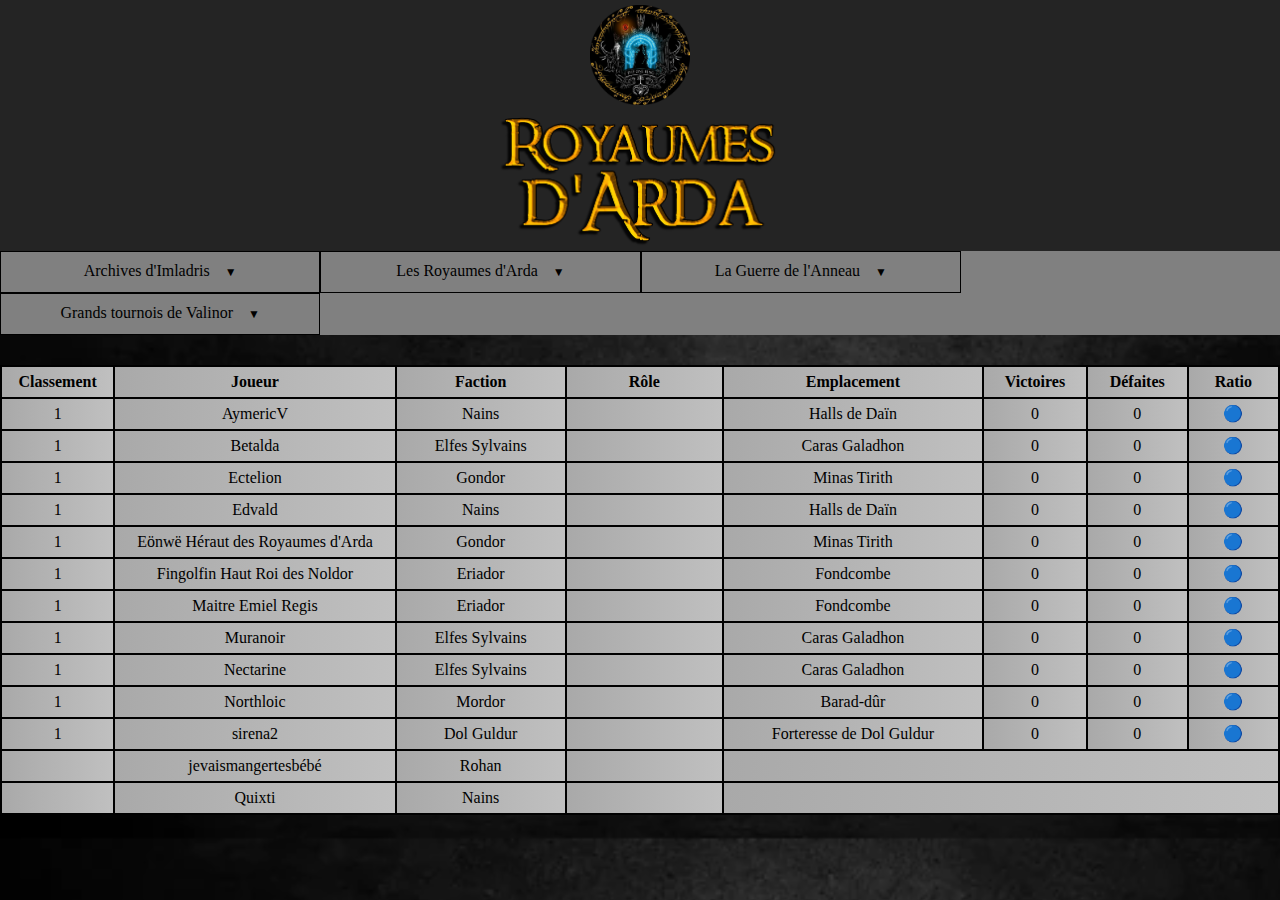
<file: Joueurs.html>
<!DOCTYPE html>
<html lang="fr">
<head>
	<meta charset="utf-8" />
	<meta name="author" content="AymericV">
	<title>Royaumes d'Arda</title>
	<link rel="stylesheet" href="royaumesdarda.css" />
    <link rel="icon" type="image/x-icon" href="images/logo.png">
</head>
	
<body>	
    <header>
        <a href="https://discord.gg/xtgNAZaEsz"><div id="logo"><img src="images/logo.png" width="100" height="100"></div></a>
	    <div id="logo"><img src="images/royaumesdarda.png" width="300"></div>
    </header>

    <nav>
        <ul>
            <li class="menu"><a href="index.html">Archives d'Imladris &ensp;</a>
                <ul class="deroulant">
                    <li><a href="index.html#texte">Introduction</a></li>
                    <li><a href="Installation.html">Installation du submod</a></li>
                    <li><a href="Equipe.html">Équipe des Royaumes d'Arda</a></li>
                </ul>
            </li>
            <li class="menu"><a href="https://trello.com/b/vhSahHJ8/citadelle-des-royaumes-darda">Les Royaumes d'Arda &ensp;</a>
                <ul class="deroulant">
                    <li><a href="https://trello.com/b/TNxX7TSi/gondor-royaumes-darda">Gondor</a></li>
                    <li><a href="https://trello.com/b/TLYFiTUl/rohan-royaumes-darda">Rohan</a></li>
                    <li><a href="https://trello.com/b/gieIFq5i/nains-royaumes-darda">Nains</a></li>
                    <li><a href="https://trello.com/b/arualdXt/lothl%C3%B3rien-royaumes-darda">Lothlórien</a></li>
                    <li><a href="https://trello.com/b/9YuKfCWG/eriador-royaumes-darda">Eriador</a></li>
                    <li><a href="https://trello.com/b/OkGAz7qW/eryn-lasgalen-royaumes-darda">Eryn Lasgalen</a></li>
                    <li><a href="https://trello.com/b/RQIp6sHv/mordor-royaumes-darda">Mordor</a></li>
                    <li><a href="https://trello.com/b/5vVBCkpq/isengard-royaumes-darda">Isengard</a></li>
                    <li><a href="https://trello.com/b/0CQrEu6n/monts-brumeux-royaumes-darda">Monts Brumeux</a></li>
                    <li><a href="https://trello.com/b/gucG73W6/dol-guldur-royaumes-darda">Dol Guldur</a></li>
                    <li><a href="https://trello.com/b/b6a2WvSP/fiefs-du-gondor-royaumes-darda">Fiefs du Gondor</a></li>
                </ul>
            </li>
            <li class="menu"><a href="https://discord.gg/dAX7Af5G5M">La Guerre de l'Anneau &ensp;</a>
                <ul class="deroulant">
                    <li><a href="Carte.html">Carte interactive</a></li>
                    <li><a href="Regles_GDA.html">Règles de la GDA</a></li>
                    <li><a href="Factions.html">Factions</a></li>
                    <li><a href="Joueurs.html">Joueurs</a></li>
                    <li><a href="Chronologie.html">Chronologie</a></li>
                </ul>
            </li>
            <li class="menu"><a href="#">Grands tournois de Valinor &ensp;</a>
                <ul class="deroulant">
                    <li><a href="Regles_Tournois.html">Règles des tournois</a></li>
                    <li><a href="Participants.html">Participants</a></li>
                    <li><a href="Resultats.html">Résultats</a></li>
                </ul>
            </li>
        </ul>
    </nav>
    <section>
        <table>
            <thead>
                <tr>
                    <th id="nombre">Classement</th>
                    <th id="nom">Joueur</th>
                    <th id="fac">Faction</th>
                    <th id="fac">Rôle</th>
                    <th id="nom">Emplacement</th>
                    <th id="nombre">Victoires</th>
                    <th id="nombre">Défaites</th>
                    <th id="nombre">Ratio</th>
                </tr>
            </thead>
            <tbody>
                <tr>
                    <td id="nombre">1</td>
                    <td id="nom">AymericV</td>
                    <td id="fac">Nains</td>
                    <td id="fac"></td>
                    <td id="nom">Halls de Daïn</td>
                    <td id="nombre">0</td>
                    <td id="nombre">0</td>
                    <td id="nombre">🔵</td>
                </tr>
                <tr>
                    <td id="nombre">1</td>
                    <td id="nom">Betalda</td>
                    <td id="fac">Elfes Sylvains</td>
                    <td id="fac"></td>
                    <td id="nom">Caras Galadhon</td>
                    <td id="nombre">0</td>
                    <td id="nombre">0</td>
                    <td id="nombre">🔵</td>
                </tr>
                <tr>
                    <td id="nombre">1</td>
                    <td id="nom">Ectelion</td>
                    <td id="fac">Gondor</td>
                    <td id="fac"></td>
                    <td id="nom">Minas Tirith</td>
                    <td id="nombre">0</td>
                    <td id="nombre">0</td>
                    <td id="nombre">🔵</td>
                </tr>
                <tr>
                    <td id="nombre">1</td>
                    <td id="nom">Edvald</td>
                    <td id="fac">Nains</td>
                    <td id="fac"></td>
                    <td id="nom">Halls de Daïn</td>
                    <td id="nombre">0</td>
                    <td id="nombre">0</td>
                    <td id="nombre">🔵</td>
                </tr>
                <tr>
                    <td id="nombre">1</td>
                    <td id="nom">Eönwë Héraut des Royaumes d'Arda</td>
                    <td id="fac">Gondor</td>
                    <td id="fac"></td>
                    <td id="nom">Minas Tirith</td>
                    <td id="nombre">0</td>
                    <td id="nombre">0</td>
                    <td id="nombre">🔵</td>
                </tr>
                <tr>
                    <td id="nombre">1</td>
                    <td id="nom">Fingolfin Haut Roi des Noldor</td>
                    <td id="fac">Eriador</td>
                    <td id="fac"></td>
                    <td id="nom">Fondcombe</td>
                    <td id="nombre">0</td>
                    <td id="nombre">0</td>
                    <td id="nombre">🔵</td>
                </tr>
                <tr>
                    <td id="nombre">1</td>
                    <td id="nom">Maitre Emiel Regis</td>
                    <td id="fac">Eriador</td>
                    <td id="fac"></td>
                    <td id="nom">Fondcombe</td>
                    <td id="nombre">0</td>
                    <td id="nombre">0</td>
                    <td id="nombre">🔵</td>
                </tr>
                <tr>
                    <td id="nombre">1</td>
                    <td id="nom">Muranoir</td>
                    <td id="fac">Elfes Sylvains</td>
                    <td id="fac"></td>
                    <td id="nom">Caras Galadhon</td>
                    <td id="nombre">0</td>
                    <td id="nombre">0</td>
                    <td id="nombre">🔵</td>
                </tr>
                <tr>
                    <td id="nombre">1</td>
                    <td id="nom">Nectarine</td>
                    <td id="fac">Elfes Sylvains</td>
                    <td id="fac"></td>
                    <td id="nom">Caras Galadhon</td>
                    <td id="nombre">0</td>
                    <td id="nombre">0</td>
                    <td id="nombre">🔵</td>
                </tr>
                <tr>
                    <td id="nombre">1</td>
                    <td id="nom">Northloic</td>
                    <td id="fac">Mordor</td>
                    <td id="fac"></td>
                    <td id="nom">Barad-dûr</td>
                    <td id="nombre">0</td>
                    <td id="nombre">0</td>
                    <td id="nombre">🔵</td>
                </tr>
                <tr>
                    <td id="nombre">1</td>
                    <td id="nom">sirena2</td>
                    <td id="fac">Dol Guldur</td>
                    <td id="fac"></td>
                    <td id="">Forteresse de Dol Guldur</td>
                    <td id="nombre">0</td>
                    <td id="nombre">0</td>
                    <td id="nombre">🔵</td>
                </tr>
                <tr>
                    <td id="nombre"></td>
                    <td id="nom">jevaismangertesbébé</td>
                    <td id="fac">Rohan</td>
                    <td id="fac"></td>
                    <td colspan="4"></td>
                </tr>
                <tr>
                    <td id="nombre"></td>
                    <td id="nom">Quixti</td>
                    <td id="fac">Nains</td>
                    <td id="fac"></td>
                    <td colspan="4"></td>
                </tr>
            </tbody>
        </table>
    </section>
</body>
</html>
</file>
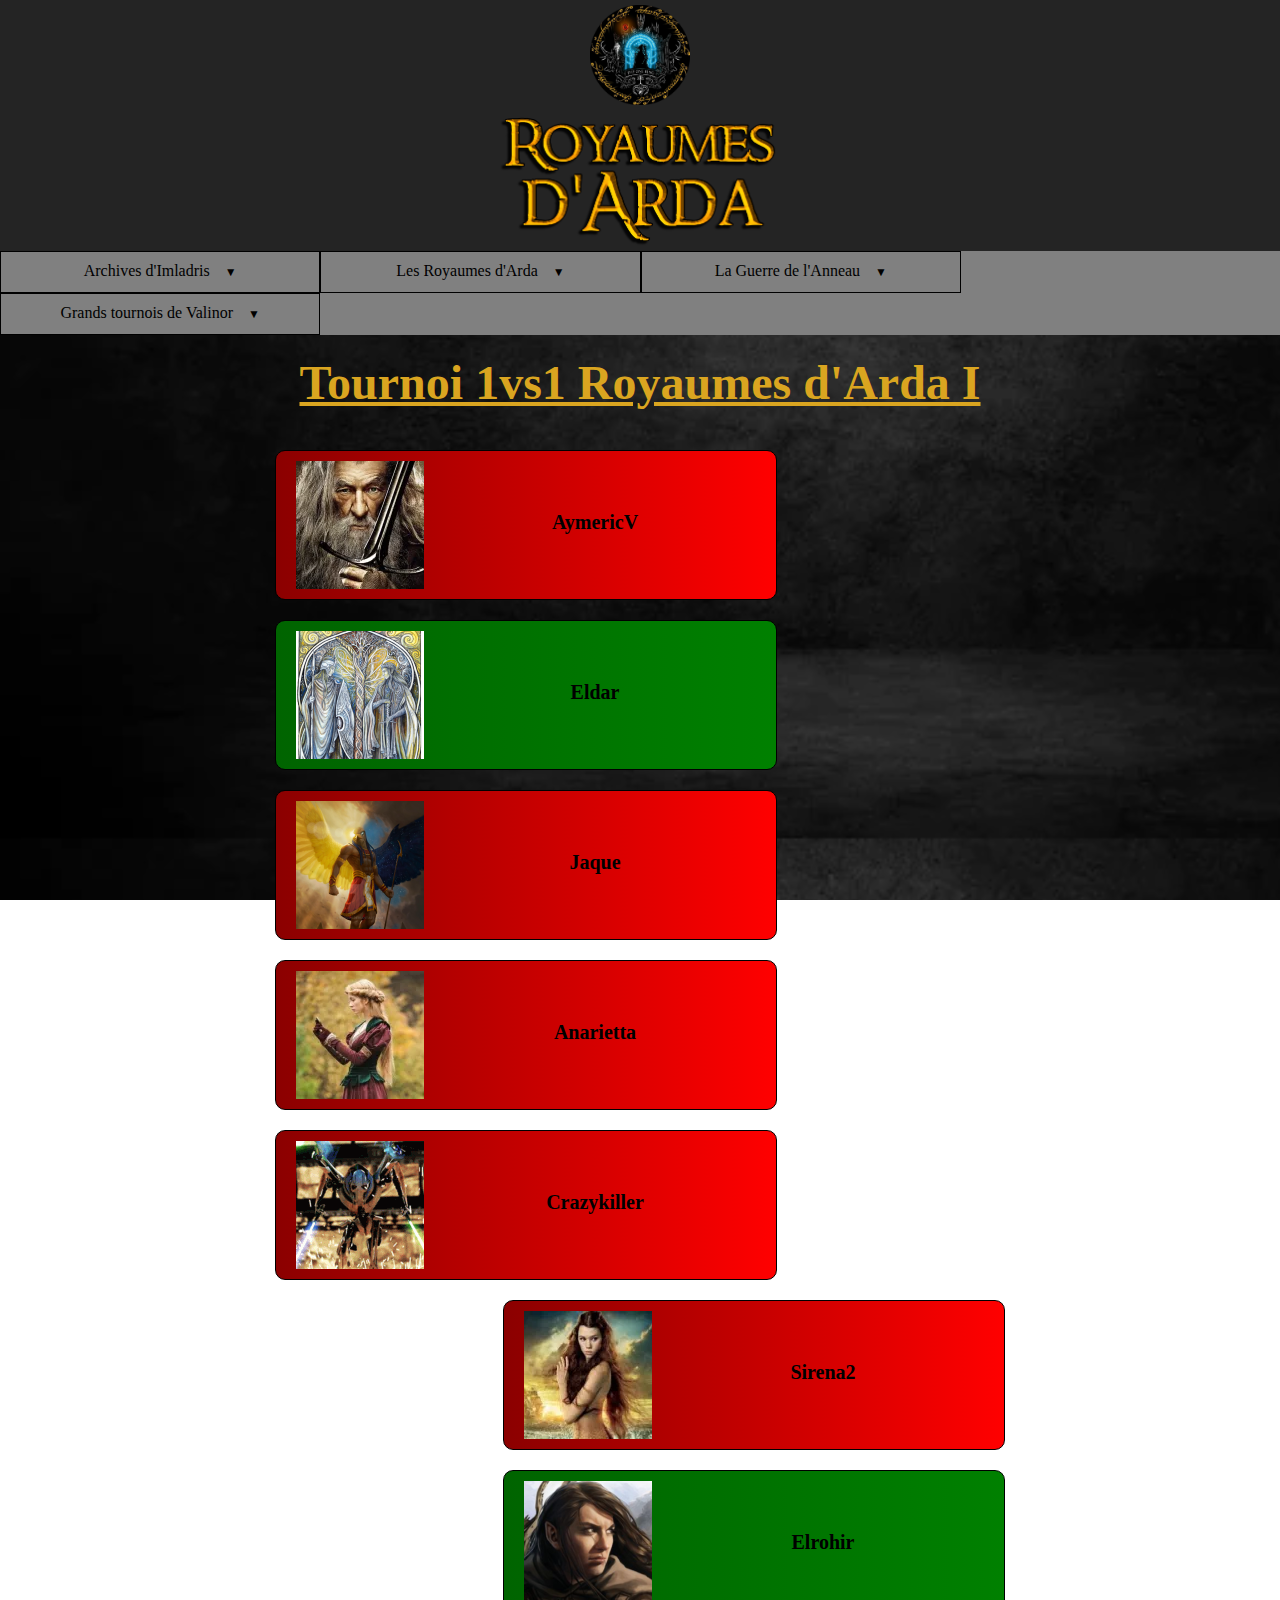
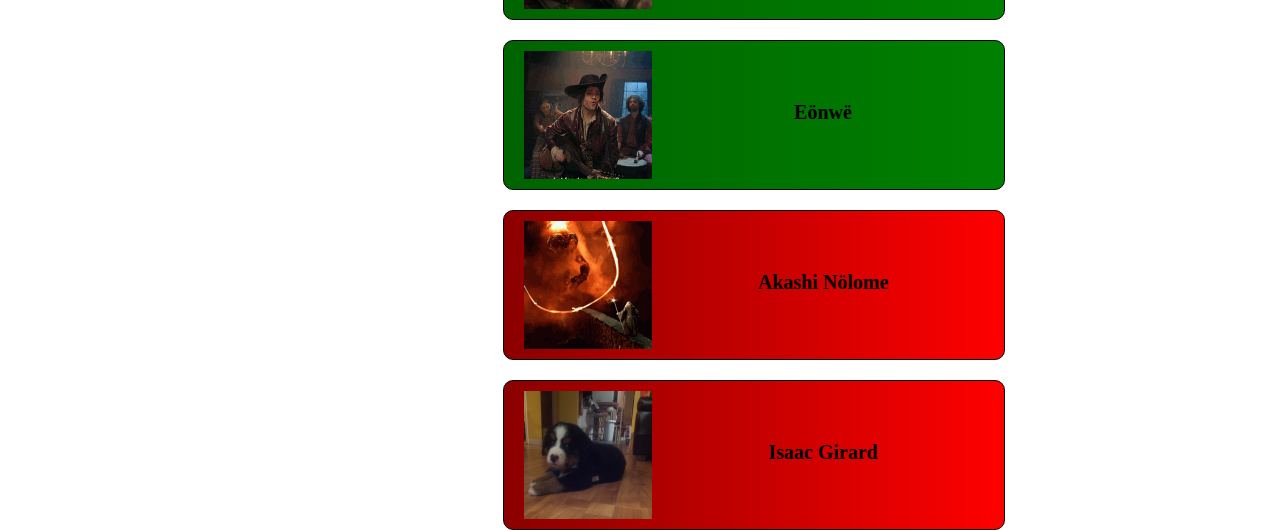
<file: Participants.html>
<!DOCTYPE html>
<html lang="fr">
<head>
	<meta charset="utf-8" />
	<meta name="author" content="AymericV">
	<title>Royaumes d'Arda</title>
	<link rel="stylesheet" href="royaumesdarda.css" />
    <link rel="icon" type="image/x-icon" href="images/logo.png">
</head>
	
<body>	
    <header>
        <a href="https://discord.gg/xtgNAZaEsz"><div id="logo"><img src="images/logo.png" width="100" height="100"></div></a>
	    <div id="logo"><img src="images/royaumesdarda.png" width="300"></div>
    </header>

    <nav>
        <ul>
            <li class="menu"><a href="index.html">Archives d'Imladris &ensp;</a>
                <ul class="deroulant">
                    <li><a href="index.html#texte">Introduction</a></li>
                    <li><a href="Installation.html">Installation du submod</a></li>
                    <li><a href="Equipe.html">Équipe des Royaumes d'Arda</a></li>
                </ul>
            </li>
            <li class="menu"><a href="https://trello.com/b/vhSahHJ8/citadelle-des-royaumes-darda">Les Royaumes d'Arda &ensp;</a>
                <ul class="deroulant">
                    <li><a href="https://trello.com/b/TNxX7TSi/gondor-royaumes-darda">Gondor</a></li>
                    <li><a href="https://trello.com/b/TLYFiTUl/rohan-royaumes-darda">Rohan</a></li>
                    <li><a href="https://trello.com/b/gieIFq5i/nains-royaumes-darda">Nains</a></li>
                    <li><a href="https://trello.com/b/arualdXt/lothl%C3%B3rien-royaumes-darda">Lothlórien</a></li>
                    <li><a href="https://trello.com/b/9YuKfCWG/eriador-royaumes-darda">Eriador</a></li>
                    <li><a href="https://trello.com/b/OkGAz7qW/eryn-lasgalen-royaumes-darda">Eryn Lasgalen</a></li>
                    <li><a href="https://trello.com/b/RQIp6sHv/mordor-royaumes-darda">Mordor</a></li>
                    <li><a href="https://trello.com/b/5vVBCkpq/isengard-royaumes-darda">Isengard</a></li>
                    <li><a href="https://trello.com/b/0CQrEu6n/monts-brumeux-royaumes-darda">Monts Brumeux</a></li>
                    <li><a href="https://trello.com/b/gucG73W6/dol-guldur-royaumes-darda">Dol Guldur</a></li>
                    <li><a href="https://trello.com/b/b6a2WvSP/fiefs-du-gondor-royaumes-darda">Fiefs du Gondor</a></li>
                </ul>
            </li>
            <li class="menu"><a href="https://discord.gg/dAX7Af5G5M">La Guerre de l'Anneau &ensp;</a>
                <ul class="deroulant">
                    <li><a href="Carte.html">Carte interactive</a></li>
                    <li><a href="Regles_GDA.html">Règles de la GDA</a></li>
                    <li><a href="Factions.html">Factions</a></li>
                    <li><a href="Joueurs.html">Joueurs</a></li>
                    <li><a href="Chronologie.html">Chronologie</a></li>
                </ul>
            </li>
            <li class="menu"><a href="#">Grands tournois de Valinor &ensp;</a>
                <ul class="deroulant">
                    <li><a href="Regles_Tournois.html">Règles des tournois</a></li>
                    <li><a href="Participants.html">Participants</a></li>
                    <li><a href="Resultats.html">Résultats</a></li>
                </ul>
            </li>
        </ul>
    </nav>
    <section>
        <h1 class="tournoi">Tournoi 1vs1 Royaumes d'Arda I</h1>
        <div class="tournoi-gauche">
            <div class="participant-elimine"><img align=left src="images/equipe/aymericv.jpg"><p class="pseudo">AymericV</p></div>
            <div class="participant-en-lice"><img align=left src="images/participants/eldar.png"><p class="pseudo">Eldar</p></div>
            <div class="participant-elimine"><img align=left src="images/participants/jaque.png"><p class="pseudo">Jaque</p></div>
            <div class="participant-elimine"><img align=left src="images/equipe/anarietta.jpg"><p class="pseudo">Anarietta</p></div>
            <div class="participant-elimine"><img align=left src="images/participants/crazykiller.gif"><p class="pseudo">Crazykiller</p></div>
        </div>
        <div class="tournoi-droite">
            <div class="participant-elimine"><img align=left src="images/equipe/sirena.jpg"><p class="pseudo">Sirena2</p></div>
            <div class="participant-en-lice"><img align=left src="images/participants/elrohir.png"><p class="pseudo">Elrohir</p></div>
            <div class="participant-en-lice"><img align=left src="images/equipe/eonwe.gif"><p class="pseudo">Eönwë</p></div>
            <div class="participant-elimine"><img align=left src="images/equipe/akashi.gif"><p class="pseudo">Akashi Nölome</p></div>
            <div class="participant-elimine"><img align=left src="images/participants/melchior.png"><p class="pseudo">Isaac Girard</p></div>
        </div>
    </section>
</body>
</html>
</file>
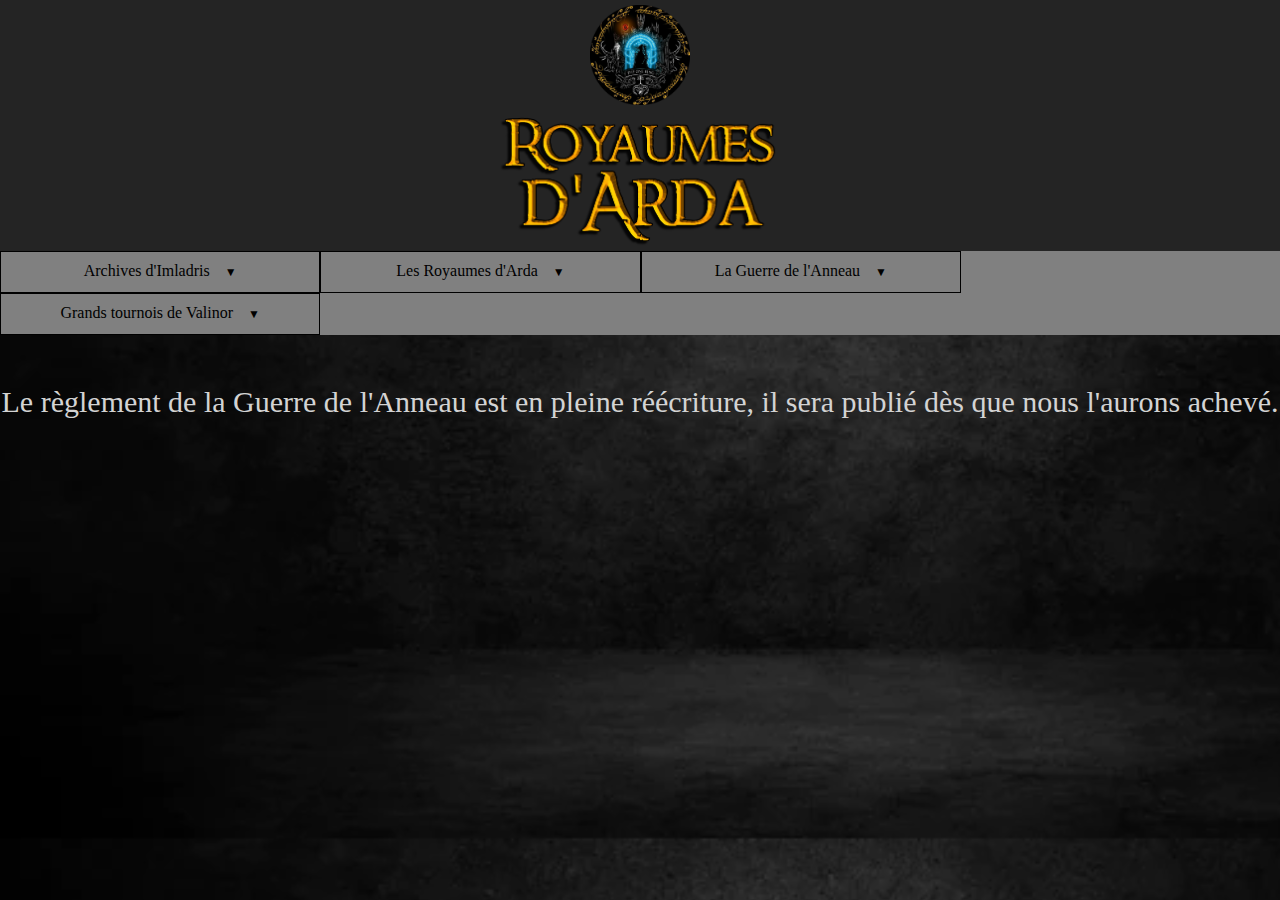
<file: Regles_GDA.html>
<!DOCTYPE html>
<html lang="fr">
<head>
	<meta charset="utf-8" />
	<meta name="author" content="AymericV">
	<title>Royaumes d'Arda</title>
	<link rel="stylesheet" href="royaumesdarda.css" />
    <link rel="icon" type="image/x-icon" href="images/logo.png">
</head>
	
<body>	
    <header>
        <a href="https://discord.gg/xtgNAZaEsz"><div id="logo"><img src="images/logo.png" width="100" height="100"></div></a>
	    <div id="logo"><img src="images/royaumesdarda.png" width="300"></div>
    </header>

    <nav>
        <ul>
            <li class="menu"><a href="index.html">Archives d'Imladris &ensp;</a>
                <ul class="deroulant">
                    <li><a href="index.html#texte">Introduction</a></li>
                    <li><a href="Installation.html">Installation du submod</a></li>
                    <li><a href="Equipe.html">Équipe des Royaumes d'Arda</a></li>
                </ul>
            </li>
            <li class="menu"><a href="https://trello.com/b/vhSahHJ8/citadelle-des-royaumes-darda">Les Royaumes d'Arda &ensp;</a>
                <ul class="deroulant">
                    <li><a href="https://trello.com/b/TNxX7TSi/gondor-royaumes-darda">Gondor</a></li>
                    <li><a href="https://trello.com/b/TLYFiTUl/rohan-royaumes-darda">Rohan</a></li>
                    <li><a href="https://trello.com/b/gieIFq5i/nains-royaumes-darda">Nains</a></li>
                    <li><a href="https://trello.com/b/arualdXt/lothl%C3%B3rien-royaumes-darda">Lothlórien</a></li>
                    <li><a href="https://trello.com/b/9YuKfCWG/eriador-royaumes-darda">Eriador</a></li>
                    <li><a href="https://trello.com/b/OkGAz7qW/eryn-lasgalen-royaumes-darda">Eryn Lasgalen</a></li>
                    <li><a href="https://trello.com/b/RQIp6sHv/mordor-royaumes-darda">Mordor</a></li>
                    <li><a href="https://trello.com/b/5vVBCkpq/isengard-royaumes-darda">Isengard</a></li>
                    <li><a href="https://trello.com/b/0CQrEu6n/monts-brumeux-royaumes-darda">Monts Brumeux</a></li>
                    <li><a href="https://trello.com/b/gucG73W6/dol-guldur-royaumes-darda">Dol Guldur</a></li>
                    <li><a href="https://trello.com/b/b6a2WvSP/fiefs-du-gondor-royaumes-darda">Fiefs du Gondor</a></li>
                </ul>
            </li>
            <li class="menu"><a href="https://discord.gg/dAX7Af5G5M">La Guerre de l'Anneau &ensp;</a>
                <ul class="deroulant">
                    <li><a href="Carte.html">Carte interactive</a></li>
                    <li><a href="Regles_GDA.html">Règles de la GDA</a></li>
                    <li><a href="Factions.html">Factions</a></li>
                    <li><a href="Joueurs.html">Joueurs</a></li>
                    <li><a href="Chronologie.html">Chronologie</a></li>
                </ul>
            </li>
            <li class="menu"><a href="#">Grands tournois de Valinor &ensp;</a>
                <ul class="deroulant">
                    <li><a href="Regles_Tournois.html">Règles des tournois</a></li>
                    <li><a href="Participants.html">Participants</a></li>
                    <li><a href="Resultats.html">Résultats</a></li>
                </ul>
            </li>
        </ul>
    </nav>
    <section>
    <p id="temp2">Le règlement de la Guerre de l'Anneau est en pleine réécriture, il sera publié dès que nous l'aurons achevé.</p>
    </section>
</body>
</html>
</file>
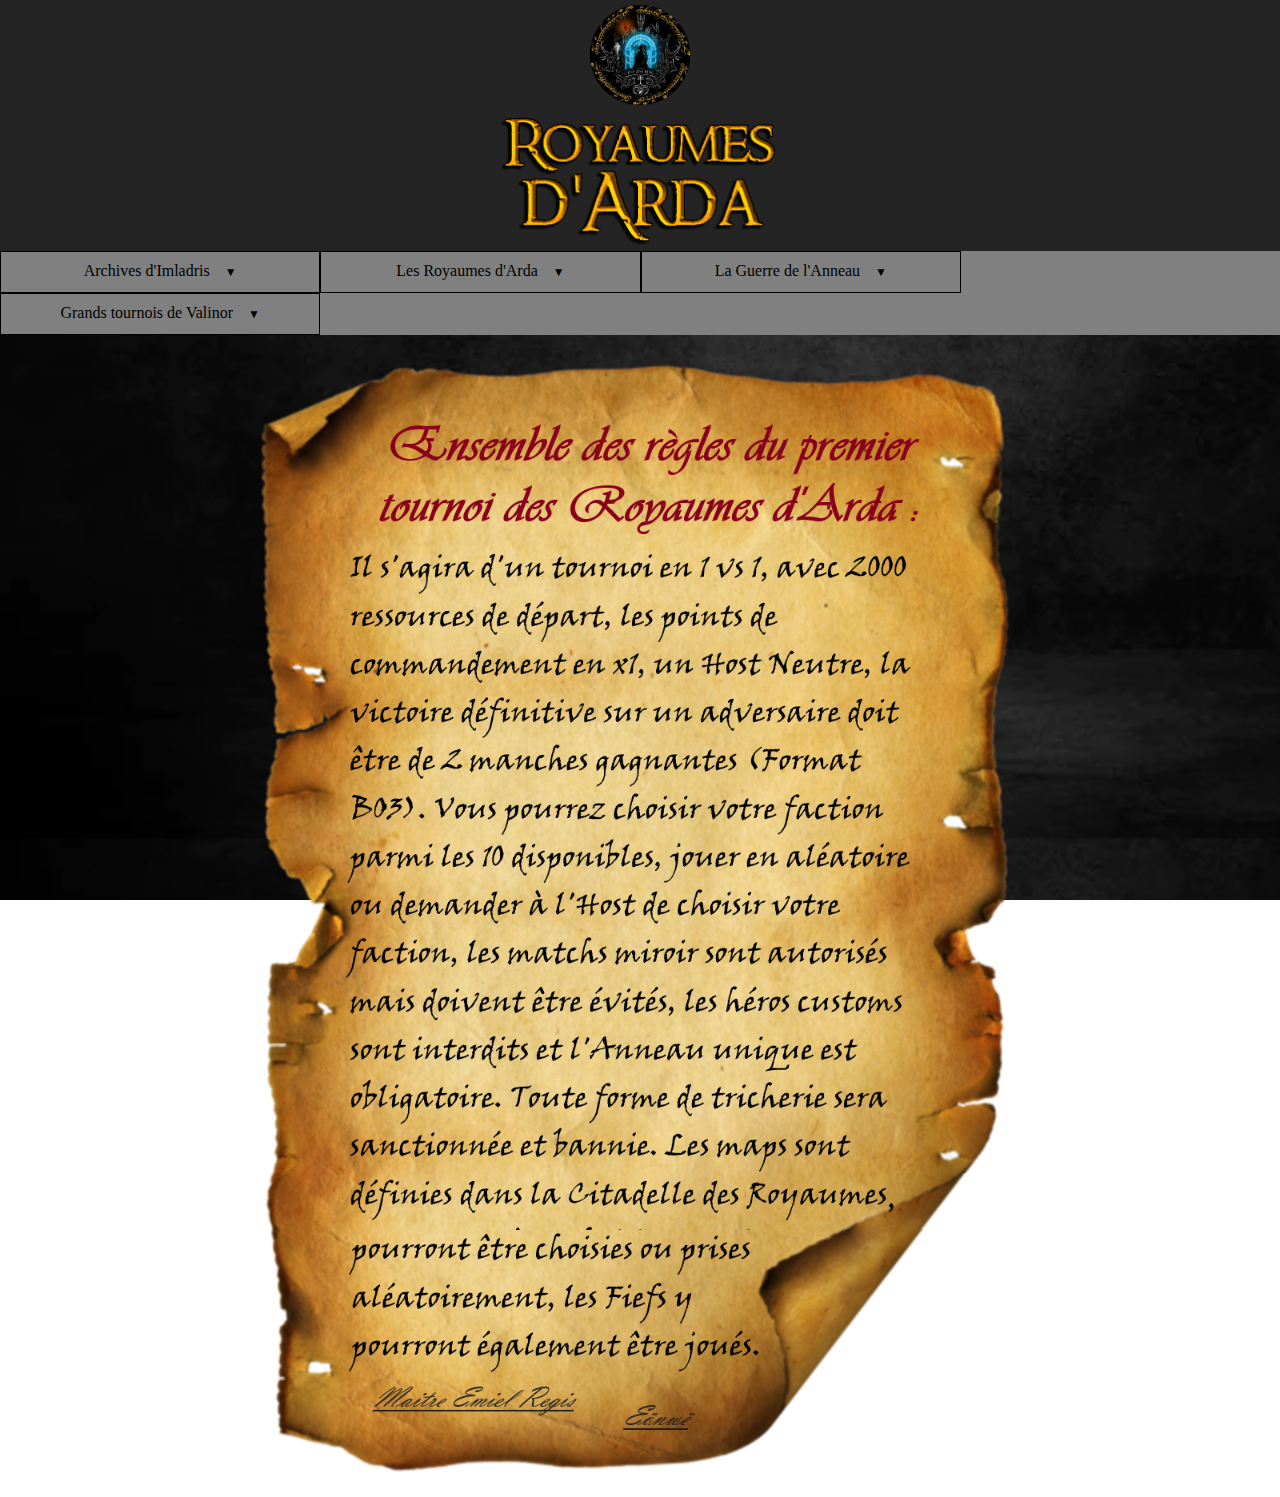
<file: Regles_Tournois.html>
<!DOCTYPE html>
<html lang="fr">
<head>
	<meta charset="utf-8" />
	<meta name="author" content="AymericV">
	<title>Royaumes d'Arda</title>
	<link rel="stylesheet" href="royaumesdarda.css" />
    <link rel="icon" type="image/x-icon" href="images/logo.png">
</head>
	
<body>	
    <header>
        <a href="https://discord.gg/xtgNAZaEsz"><div id="logo"><img src="images/logo.png" width="100" height="100"></div></a>
	    <div id="logo"><img src="images/royaumesdarda.png" width="300"></div>
    </header>

    <nav>
        <ul>
            <li class="menu"><a href="index.html">Archives d'Imladris &ensp;</a>
                <ul class="deroulant">
                    <li><a href="index.html#texte">Introduction</a></li>
                    <li><a href="Installation.html">Installation du submod</a></li>
                    <li><a href="Equipe.html">Équipe des Royaumes d'Arda</a></li>
                </ul>
            </li>
            <li class="menu"><a href="https://trello.com/b/vhSahHJ8/citadelle-des-royaumes-darda">Les Royaumes d'Arda &ensp;</a>
                <ul class="deroulant">
                    <li><a href="https://trello.com/b/TNxX7TSi/gondor-royaumes-darda">Gondor</a></li>
                    <li><a href="https://trello.com/b/TLYFiTUl/rohan-royaumes-darda">Rohan</a></li>
                    <li><a href="https://trello.com/b/gieIFq5i/nains-royaumes-darda">Nains</a></li>
                    <li><a href="https://trello.com/b/arualdXt/lothl%C3%B3rien-royaumes-darda">Lothlórien</a></li>
                    <li><a href="https://trello.com/b/9YuKfCWG/eriador-royaumes-darda">Eriador</a></li>
                    <li><a href="https://trello.com/b/OkGAz7qW/eryn-lasgalen-royaumes-darda">Eryn Lasgalen</a></li>
                    <li><a href="https://trello.com/b/RQIp6sHv/mordor-royaumes-darda">Mordor</a></li>
                    <li><a href="https://trello.com/b/5vVBCkpq/isengard-royaumes-darda">Isengard</a></li>
                    <li><a href="https://trello.com/b/0CQrEu6n/monts-brumeux-royaumes-darda">Monts Brumeux</a></li>
                    <li><a href="https://trello.com/b/gucG73W6/dol-guldur-royaumes-darda">Dol Guldur</a></li>
                    <li><a href="https://trello.com/b/b6a2WvSP/fiefs-du-gondor-royaumes-darda">Fiefs du Gondor</a></li>
                </ul>
            </li>
            <li class="menu"><a href="https://discord.gg/dAX7Af5G5M">La Guerre de l'Anneau &ensp;</a>
                <ul class="deroulant">
                    <li><a href="Carte.html">Carte interactive</a></li>
                    <li><a href="Regles_GDA.html">Règles de la GDA</a></li>
                    <li><a href="Factions.html">Factions</a></li>
                    <li><a href="Joueurs.html">Joueurs</a></li>
                    <li><a href="Chronologie.html">Chronologie</a></li>
                </ul>
            </li>
            <li class="menu"><a href="#">Grands tournois de Valinor &ensp;</a>
                <ul class="deroulant">
                    <li><a href="Regles_Tournois.html">Règles des tournois</a></li>
                    <li><a href="Participants.html">Participants</a></li>
                    <li><a href="Resultats.html">Résultats</a></li>
                </ul>
            </li>
        </ul>
    </nav>
    <section>
        <p align=center><img src="images/regles_tournois.png" width=800px></p>
    </section>
</body>
</html>
</file>
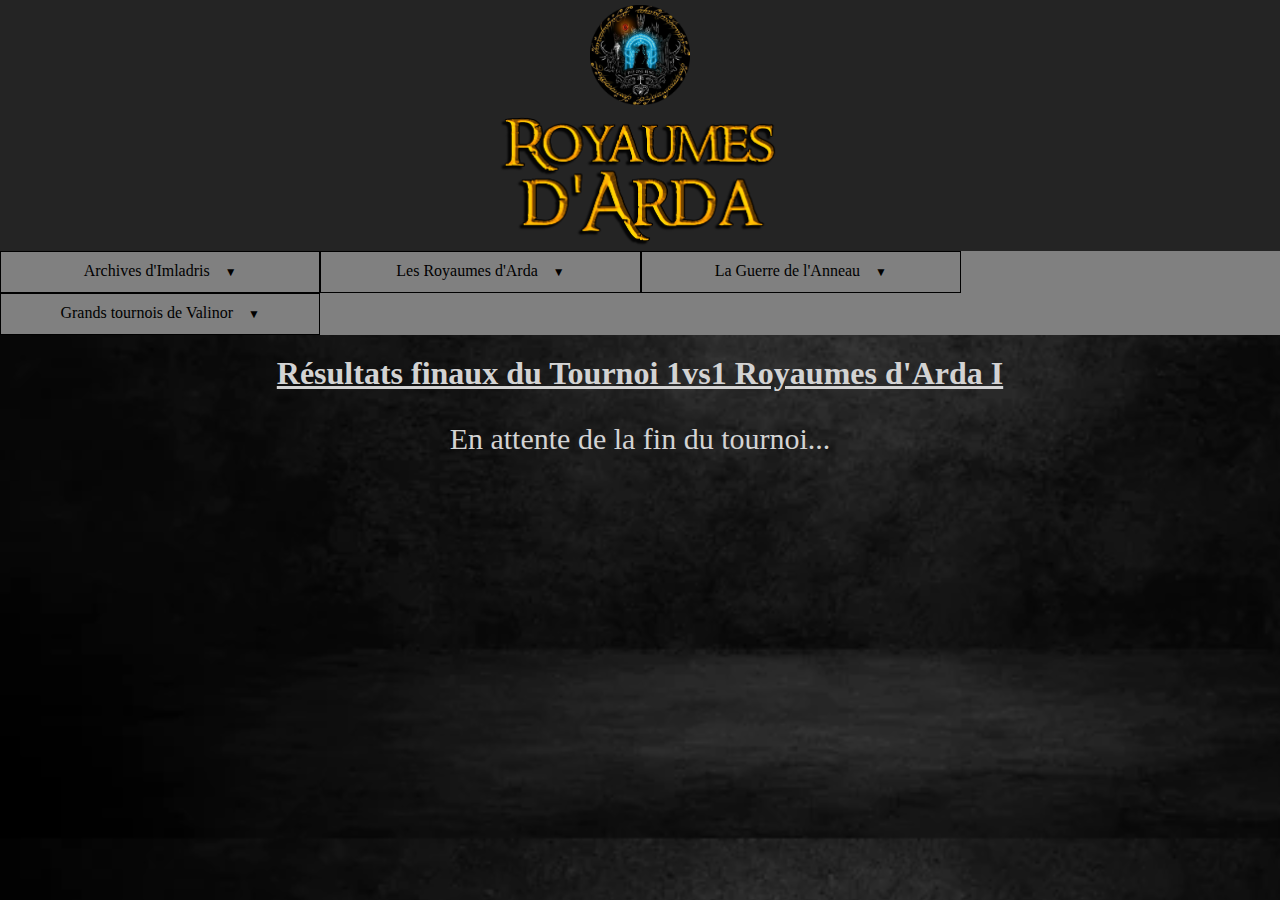
<file: Resultats.html>
<!DOCTYPE html>
<html lang="fr">
<head>
	<meta charset="utf-8" />
	<meta name="author" content="AymericV">
	<title>Royaumes d'Arda</title>
	<link rel="stylesheet" href="royaumesdarda.css" />
    <link rel="icon" type="image/x-icon" href="images/logo.png">
</head>
	
<body>	
    <header>
        <a href="https://discord.gg/xtgNAZaEsz"><div id="logo"><img src="images/logo.png" width="100" height="100"></div></a>
	    <div id="logo"><img src="images/royaumesdarda.png" width="300"></div>
    </header>

    <nav>
        <ul>
            <li class="menu"><a href="index.html">Archives d'Imladris &ensp;</a>
                <ul class="deroulant">
                    <li><a href="index.html#texte">Introduction</a></li>
                    <li><a href="Installation.html">Installation du submod</a></li>
                    <li><a href="Equipe.html">Équipe des Royaumes d'Arda</a></li>
                </ul>
            </li>
            <li class="menu"><a href="https://trello.com/b/vhSahHJ8/citadelle-des-royaumes-darda">Les Royaumes d'Arda &ensp;</a>
                <ul class="deroulant">
                    <li><a href="https://trello.com/b/TNxX7TSi/gondor-royaumes-darda">Gondor</a></li>
                    <li><a href="https://trello.com/b/TLYFiTUl/rohan-royaumes-darda">Rohan</a></li>
                    <li><a href="https://trello.com/b/gieIFq5i/nains-royaumes-darda">Nains</a></li>
                    <li><a href="https://trello.com/b/arualdXt/lothl%C3%B3rien-royaumes-darda">Lothlórien</a></li>
                    <li><a href="https://trello.com/b/9YuKfCWG/eriador-royaumes-darda">Eriador</a></li>
                    <li><a href="https://trello.com/b/OkGAz7qW/eryn-lasgalen-royaumes-darda">Eryn Lasgalen</a></li>
                    <li><a href="https://trello.com/b/RQIp6sHv/mordor-royaumes-darda">Mordor</a></li>
                    <li><a href="https://trello.com/b/5vVBCkpq/isengard-royaumes-darda">Isengard</a></li>
                    <li><a href="https://trello.com/b/0CQrEu6n/monts-brumeux-royaumes-darda">Monts Brumeux</a></li>
                    <li><a href="https://trello.com/b/gucG73W6/dol-guldur-royaumes-darda">Dol Guldur</a></li>
                    <li><a href="https://trello.com/b/b6a2WvSP/fiefs-du-gondor-royaumes-darda">Fiefs du Gondor</a></li>
                </ul>
            </li>
            <li class="menu"><a href="https://discord.gg/dAX7Af5G5M">La Guerre de l'Anneau &ensp;</a>
                <ul class="deroulant">
                    <li><a href="Carte.html">Carte interactive</a></li>
                    <li><a href="Regles_GDA.html">Règles de la GDA</a></li>
                    <li><a href="Factions.html">Factions</a></li>
                    <li><a href="Joueurs.html">Joueurs</a></li>
                    <li><a href="Chronologie.html">Chronologie</a></li>
                </ul>
            </li>
            <li class="menu"><a href="#">Grands tournois de Valinor &ensp;</a>
                <ul class="deroulant">
                    <li><a href="Regles_Tournois.html">Règles des tournois</a></li>
                    <li><a href="Participants.html">Participants</a></li>
                    <li><a href="Resultats.html">Résultats</a></li>
                </ul>
            </li>
        </ul>
    </nav>
    <section>
        <h1 class="chronologie">Résultats finaux du Tournoi 1vs1 Royaumes d'Arda I</h1>
        <p id="temp">En attente de la fin du tournoi...</p>
    </section>
</body>
</html>
</file>
<file: royaumesdarda.css>
*{
    margin: 0px;
    padding: 0px;
}

body {
    color: white;
	background: url('images/background.jpg') fixed;
	background-size:1600px
}

header {
    background-color: rgb(36, 36, 36);
}

nav {
    font-family: ringbearer;
    width: 100%;
    margin: 0 auto;
    background-color: grey;
    position: sticky;
    top: 0px;
}

nav ul {
    list-style-type: none;
}

nav ul li {
    float: left;
    width: 24.87%;
    text-align: center;
    position: relative;
}

nav ul::after {
    content: "";
    display: table;
    clear: both;
}

nav a {
    display: block;
    text-decoration: none;
    color: black;
    border-bottom: 2px solid transparent;
    padding: 10px 0px;
}

nav a:hover {
    background-color: rgb(100, 100, 100);
    color: white;
    border-bottom: 2px solid black;
}

nav > ul li:hover .deroulant{
    margin-left:-1px;
    display: block;
}

.menu > a::after{
    content:" ▼";
    font-size: 12px;
}

li {
    border:1px solid black;
}

.deroulant {
    display: none;
    box-shadow: 0px 0px 2px black;
    background-color: silver;
    position: absolute;
    width: 100%;
    z-index: 1000;
}

.deroulant li{
    float: none;
    width: 100%;
    text-align: left;
}

.deroulant a{
    padding: 10px;
    border-bottom: none;
}

.deroulant a:hover{
    border-bottom: none;
    background-color: darkgrey;
}

#logo {
    text-align: center;
    padding-top:5px;
}

#intro {
    margin-top:70px;
    font-family: ringbearer;
    text-decoration: none;
    color:goldenrod;
    font-size:30px;
    text-align:center;
}

#texte {
    padding:10px;
    margin-top:20px;
    font-family: century;
    color:lightgray;
    font-size:20px;
}

#tuto {
    margin-top:30px;
    font-family: century;
    color:white;
    font-size:30px;
    text-align:center;
}

#imgtuto {
    text-align:center;
    padding:15px;
}

#ps {
    margin-top:10px;
    font-family: century;
    color:white;
    font-size:20px;
    text-align:center;
}

#lien {
    display: block;
    padding-top:30px;
    font-family: ringbearer;
    color:goldenrod;
    font-size:40px;
    text-decoration: none;
    text-align:center;
}

#lien:hover {
    display: block;
    padding-top:30px;
    font-family: ringbearer;
    color:goldenrod;
    font-size:50px;
    text-decoration: underline;
    text-align:center;
}

.staff {
    text-align:center;
    color:black;
	font-family: ringbearer;
	width: 30em;
    height:8em;
	margin-top: 20px;
  	border: 1px solid black;
  	padding: 10px 10px;
  	background: linear-gradient(to right, rgb(84, 84, 84),silver);
	border-radius: 10px;
}

.staff:hover {
    text-align:center;
    color:black;
	font-family: ringbearer;
	width: 30em;
    height:8em;
	margin-top: 20px;
  	border: 1px solid black;
  	padding: 10px 10px;
  	background: linear-gradient(to right, rgb(64, 64, 64),rgb(84, 84, 84));
	border-radius: 10px;
}

.gauche {
    float:left;
    margin-left:20px;
}

.milieu {
    margin-left:541px;
    overflow: hidden;
}

.droite {
    float:right;
    margin-right:19px;
}

div.staff img {
    margin-left:10px;
}

#desc {
    margin-top:35px;
}

#timer {
    text-align:center;
    padding:10px;
    font-family: ringbearer;
    font-weight: bold;
    font-size:2em;
}

.regles {
    margin-top:30px;
}

#faction {
    text-align:center;
    color:black;
	font-family: century;
	width: 20em;
    height:30em;
	margin-top: 20px;
  	border: 1px solid black;
  	padding: 10px 10px;
	border-radius: 10px;
}

#faction_inv {
    text-align:center;
    color:white;
	font-family: century;
	width: 20em;
    height:30em;
	margin-top: 20px;
  	border: 1px solid white;
  	padding: 10px 10px;
	border-radius: 10px;
}

div#faction h1 {
    margin-top:10px;
    font-size:1.75em;
    text-decoration: bold;
}

div#faction div {
    font-size:1.25em;
}

div#faction_inv h1 {
    margin-top:10px;
    font-size:1.75em;
    text-decoration: bold;
}

div#faction_inv div {
    font-size:1.25em;
}

.fac-gauche {
    float:left;
    margin-left:25px;
}

.milieu-gauche {
    float:left;
    margin-left:55px;
}

.milieu-droite {
    float:right;
    margin-right:55px;
}

.fac-droite {
    float:right;
    margin-right:25px;
}

.arnor {
    background-color:black;
}

.arnor:hover {
    background-color:rgb(50,50,50);
}

.dolguldur {
    background-color:rgb(54,2,82);
}

.dolguldur:hover {
    background-color:rgb(104,52,132);
}

.elfessylvains {
    background-color:rgb(3,121,83);
}

.elfessylvains:hover {
    background-color:rgb(53,171,133);
}

.eriador {
    background-color:rgb(228,180,0);
}

.eriador:hover {
    background-color:rgb(255,230,50);
}

.gondor {
    background-color:rgb(52,59,156);
}

.gondor:hover {
    background-color:rgb(102,159,206);
}

.harad {
    background-color:rgb(255,115,0);
}

.harad:hover {
    background-color:rgb(255,165,50);
}

.isengard {
    background-color:white;
}

.isengard:hover {
    background-color:rgb(205,205,205);
}

.montsbrumeux {
    background-color:rgb(107,57,12);
}

.montsbrumeux:hover {
    background-color:rgb(157,107,62);
}

.mordor {
    background-color:rgb(255,0,0);
}

.mordor:hover {
    background-color:rgb(255,50,50);
}

.nains {
    background-color:rgb(131,31,24);
}

.nains:hover {
    background-color:rgb(181,81,74);
}

.rohan {
    background-color:rgb(46,204,113);
}

.rohan:hover {
    background-color:rgb(96,254,163);
}

table {
    margin-top:30px;
	border-collapse: collapse;
}

th,td {
	color:black;
	border: 2px solid black;
	background: linear-gradient(to right, darkgrey,silver);
	font-family: century;
	height:30px;
	text-align: center;
}

#nombre {
    width:150px;
}

#fac {
    width:300px;
}

#nom {
    width:450px;
}

.chronologie {
    padding:20px;
    font-size:2em;
    text-align:center;
    text-decoration: underline;
    color:lightgrey;
    font-family:ringbearer;
}

.tournoi {
    padding:20px;
    font-size:3em;
    text-align:center;
    text-decoration: underline;
    color:goldenrod;
    font-family:ringbearer;
}

#temp {
    margin-top:10px;
    font-family: century;
    color:lightgray;
    text-align:center;
    font-size:30px;
}

#temp2 {
    margin-top:50px;
    font-family: century;
    color:lightgray;
    text-align:center;
    font-size:30px;
}

.tournoi-gauche {
    float:left;
    margin-left:275px;
}

.tournoi-droite {
    float:right;
    margin-right:275px;
}

.participant-confirme {
    text-align:center;
    color:green;
	font-family: ringbearer;
	width: 30em;
    height:8em;
	margin-top: 20px;
  	border: 1px solid black;
  	padding: 10px 10px;
  	background: linear-gradient(to right, rgb(84, 84, 84),silver);
	border-radius: 10px;
}

.participant-confirme:hover {
    text-align:center;
    color:limegreen;
	font-family: ringbearer;
	width: 30em;
    height:8em;
	margin-top: 20px;
  	border: 1px solid black;
  	padding: 10px 10px;
  	background: linear-gradient(to right, rgb(64, 64, 64),rgb(84, 84, 84));
	border-radius: 10px;
}

.participant-potentiel {
    text-align:center;
    color:darkred;
	font-family: ringbearer;
	width: 30em;
    height:8em;
	margin-top: 20px;
  	border: 1px solid black;
  	padding: 10px 10px;
  	background: linear-gradient(to right, rgb(84, 84, 84),silver);
	border-radius: 10px;
}

.participant-potentiel:hover {
    text-align:center;
    color:red;
	font-family: ringbearer;
	width: 30em;
    height:8em;
	margin-top: 20px;
  	border: 1px solid black;
  	padding: 10px 10px;
  	background: linear-gradient(to right, rgb(64, 64, 64),rgb(84, 84, 84));
	border-radius: 10px;
}

.participant-en-lice {
    text-align:center;
    color:black;
	font-family: ringbearer;
	width: 30em;
    height:8em;
	margin-top: 20px;
  	border: 1px solid black;
  	padding: 10px 10px;
  	background: linear-gradient(to right, darkgreen,green);
	border-radius: 10px;
}

.participant-en-lice:hover {
    text-align:center;
    color:black;
	font-family: ringbearer;
	width: 30em;
    height:8em;
	margin-top: 20px;
  	border: 1px solid black;
  	padding: 10px 10px;
  	background: linear-gradient(to right, green,lime);
	border-radius: 10px;
}

.participant-elimine {
    text-align:center;
    color:black;
	font-family: ringbearer;
	width: 30em;
    height:8em;
	margin-top: 20px;
  	border: 1px solid black;
  	padding: 10px 10px;
  	background: linear-gradient(to right, darkred,red);
	border-radius: 10px;
}

.participant-elimine:hover {
    text-align:center;
    color:black;
	font-family: ringbearer;
	width: 30em;
    height:8em;
	margin-top: 20px;
  	border: 1px solid black;
  	padding: 10px 10px;
  	background: linear-gradient(to right, red, tomato);
	border-radius: 10px;
}

.participant:hover {
    text-align:center;
    color:black;
	font-family: ringbearer;
	width: 30em;
    height:8em;
	margin-top: 20px;
  	border: 1px solid black;
  	padding: 10px 10px;
  	background: linear-gradient(to right, rgb(64, 64, 64),rgb(84, 84, 84));
	border-radius: 10px;
}

div.participant-confirme img {
    margin-left:10px;
}

div.participant-potentiel img {
    margin-left:10px;
}

div.participant-en-lice img {
    margin-left:10px;
}

div.participant-elimine img {
    margin-left:10px;
}

.pseudo {
    font-size:20px;
    margin-top:50px;
    font-weight: bold;
}
</file>
